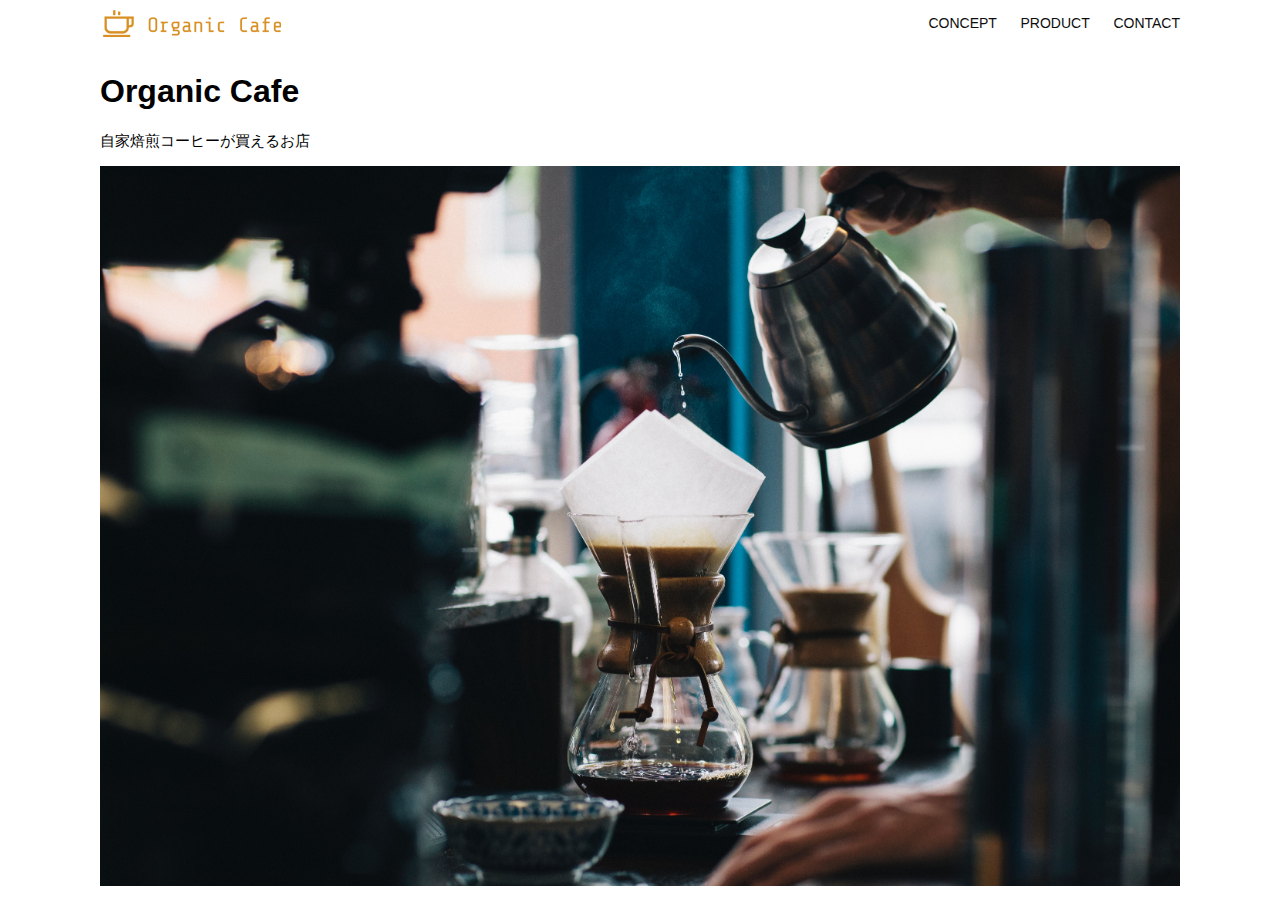
<file: html-css-kadai_013/index.html>
<!DOCTYPE html>
<html>
  <head>
    <title>Organic Cafe</title>
    <meta charset="UTF-8" />
    <meta
      name="description"
      content="自家焙煎のコーヒーがお家で楽しめるOrganic Cafe"
    />
    <meta name="viewport" content="width=device-width, initial-scale=1.0" />
    <link rel="stylesheet" href="style.css" />
  </head>
  <body>
    <!-- ヘッダー -->
    <header>
      <!-- ロゴ -->
      <a href="index.html" id="logo"
        ><img src="images/logo.png" alt="トップページに戻る"
      /></a>

      <!-- PC用ナビゲーション -->
      <nav id="nav-pc">
        <a href="index.html#concept">CONCEPT</a>
        <a href="index.html#product">PRODUCT</a>
        <a href="index.html#contact">CONTACT</a>
      </nav>

      <!-- スマホ用メニューボタン -->
       <img id="menu-sp" src="images/button-menu.png" alt="ナビゲーションを開く" onclick="document.getElementById('nav-sp').style.display = 'block'">

      <!-- スマホ用ナビゲーション -->
       <nav id="nav-sp">
        <img id="close" src="images/button-close.png" alt="ナビゲーションを閉じる" onclick="document.getElementById('nav-sp').style.display = 'none'">
        <a id="logo-sp" href="index.html" onclick="document.getElementById('nav-sp').style.display = 'none'">
          <img src="images/logo-sp.png" alt="トップページに戻る">
        </a>
        <a class="menu" href="index.html#concept" onclick="document.getElementById('nav-sp').style.display = 'none'">CONCEPT</a>
        <a class="menu" href="index.html#product" onclick="document.getElementById('nav-sp').style.display = 'none'">PRODUCT</a>
        <a class="menu" href="index.html#contact" onclick="document.getElementById('nav-sp').style.display = 'none'">CONTACT</a>
       </nav>
    </header>
    <main>
      <article>
        <!-- メインビジュアル -->
        <section id="main-visual">
          <div id="main-message">
            <h1>Organic Cafe</h1>
            <p>自家焙煎コーヒーが買えるお店</p>
          </div>
          <img
            src="images/main-image.jpg"
            alt="コーヒーをハンドドリップで淹れる画像"
          />
        </section>
      </article>
    </main>
  </body>
</html>
</file>
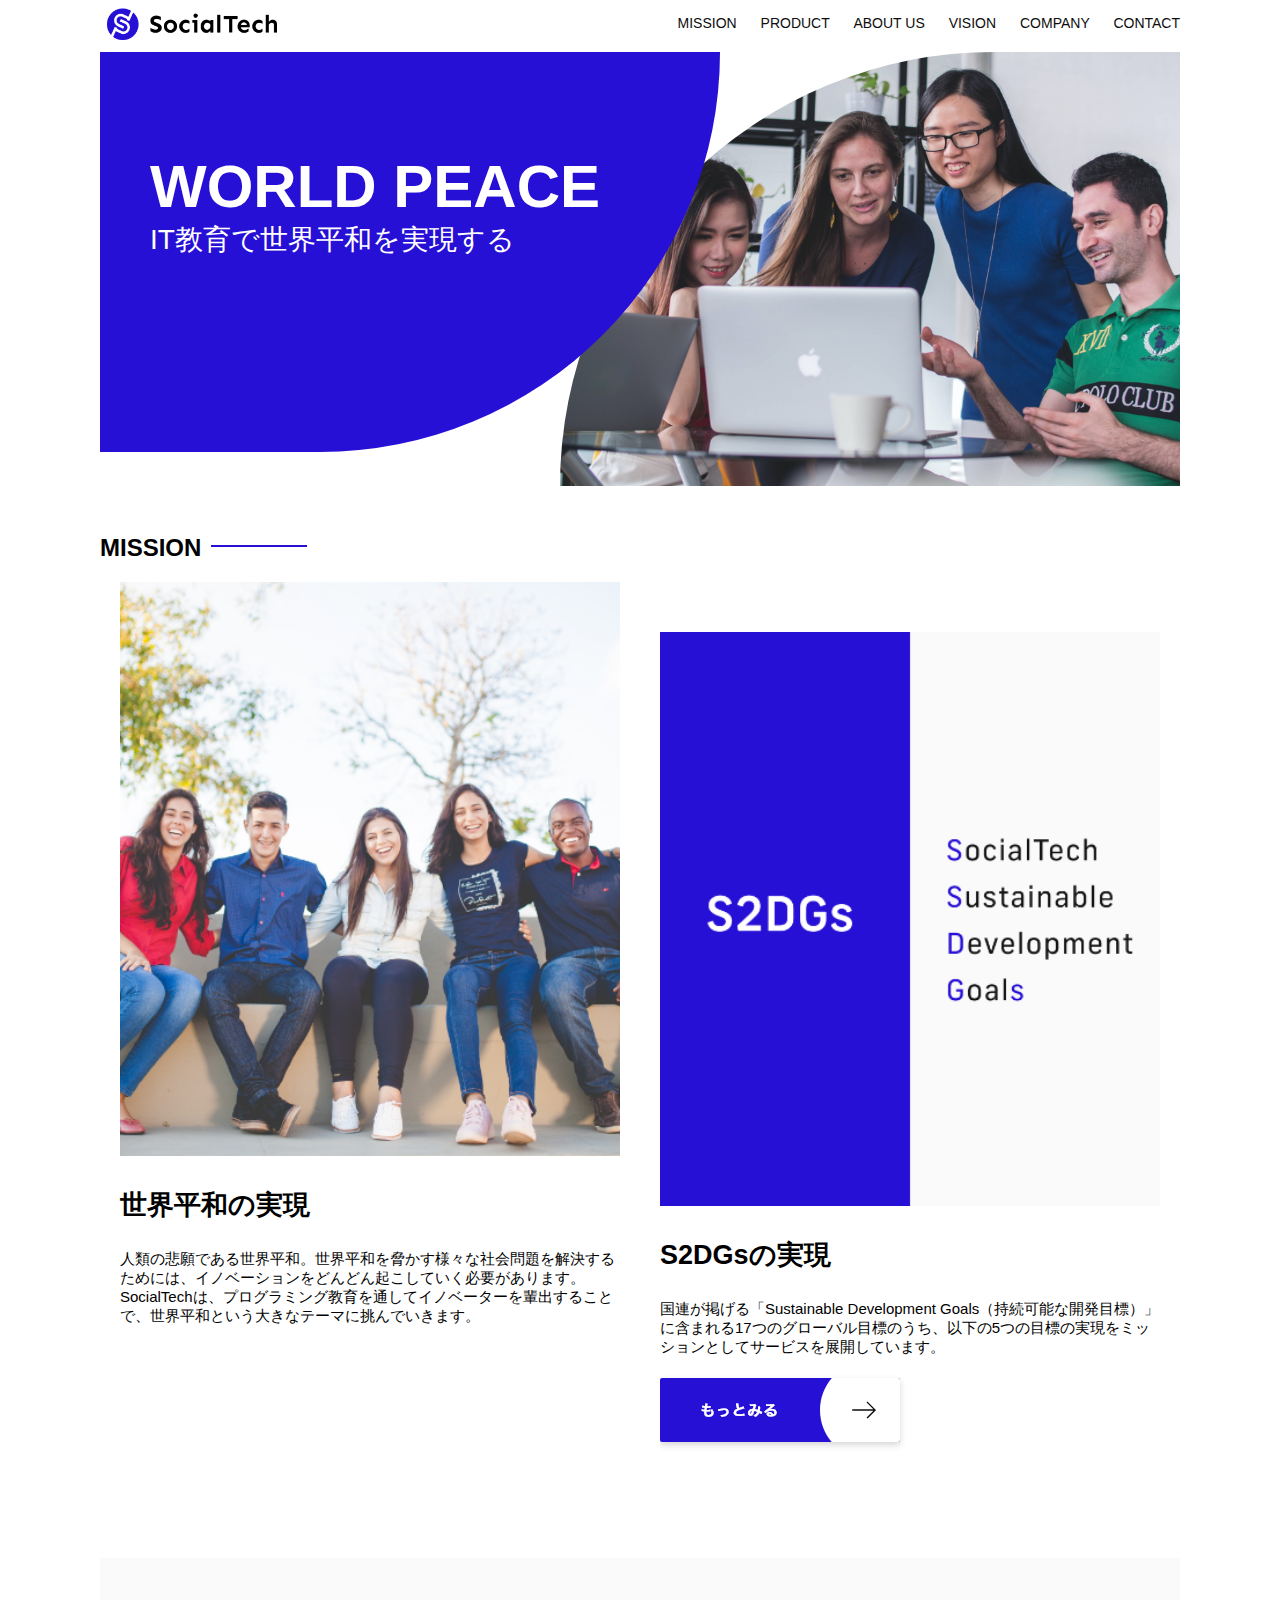
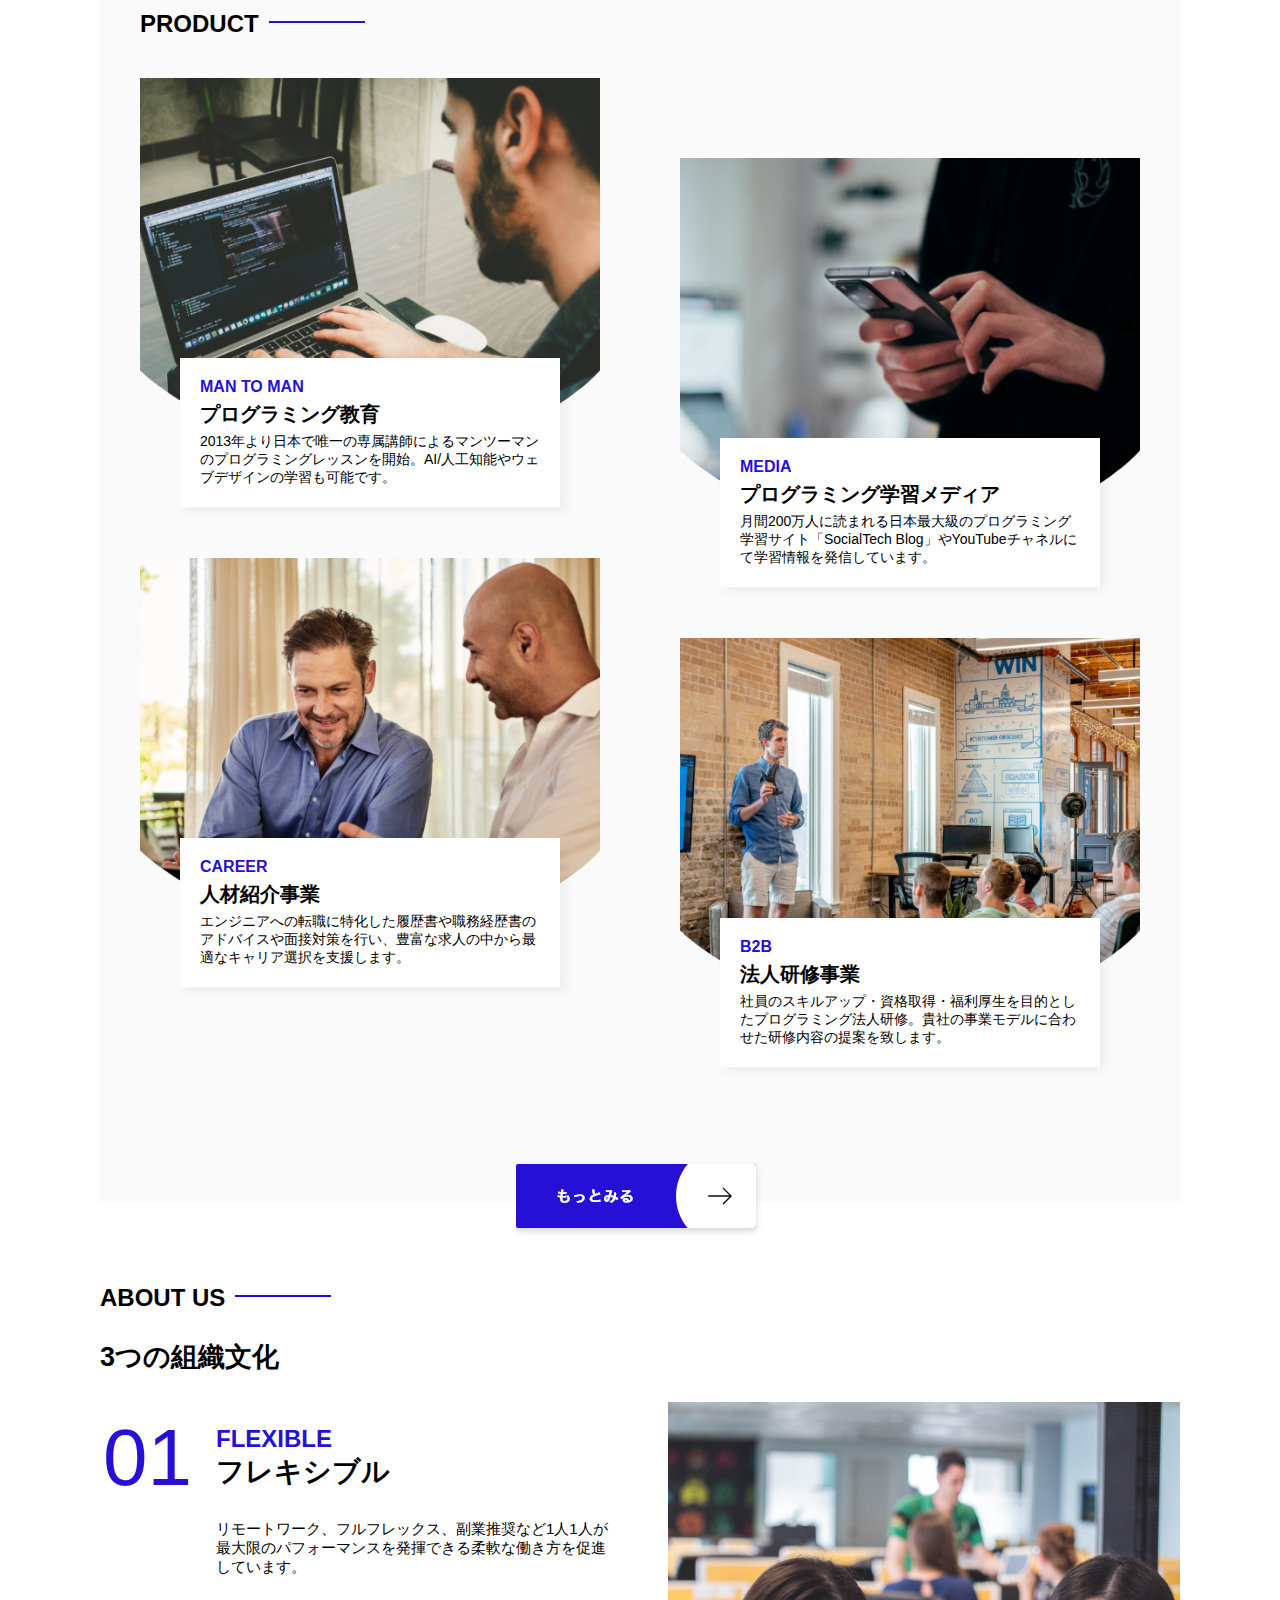
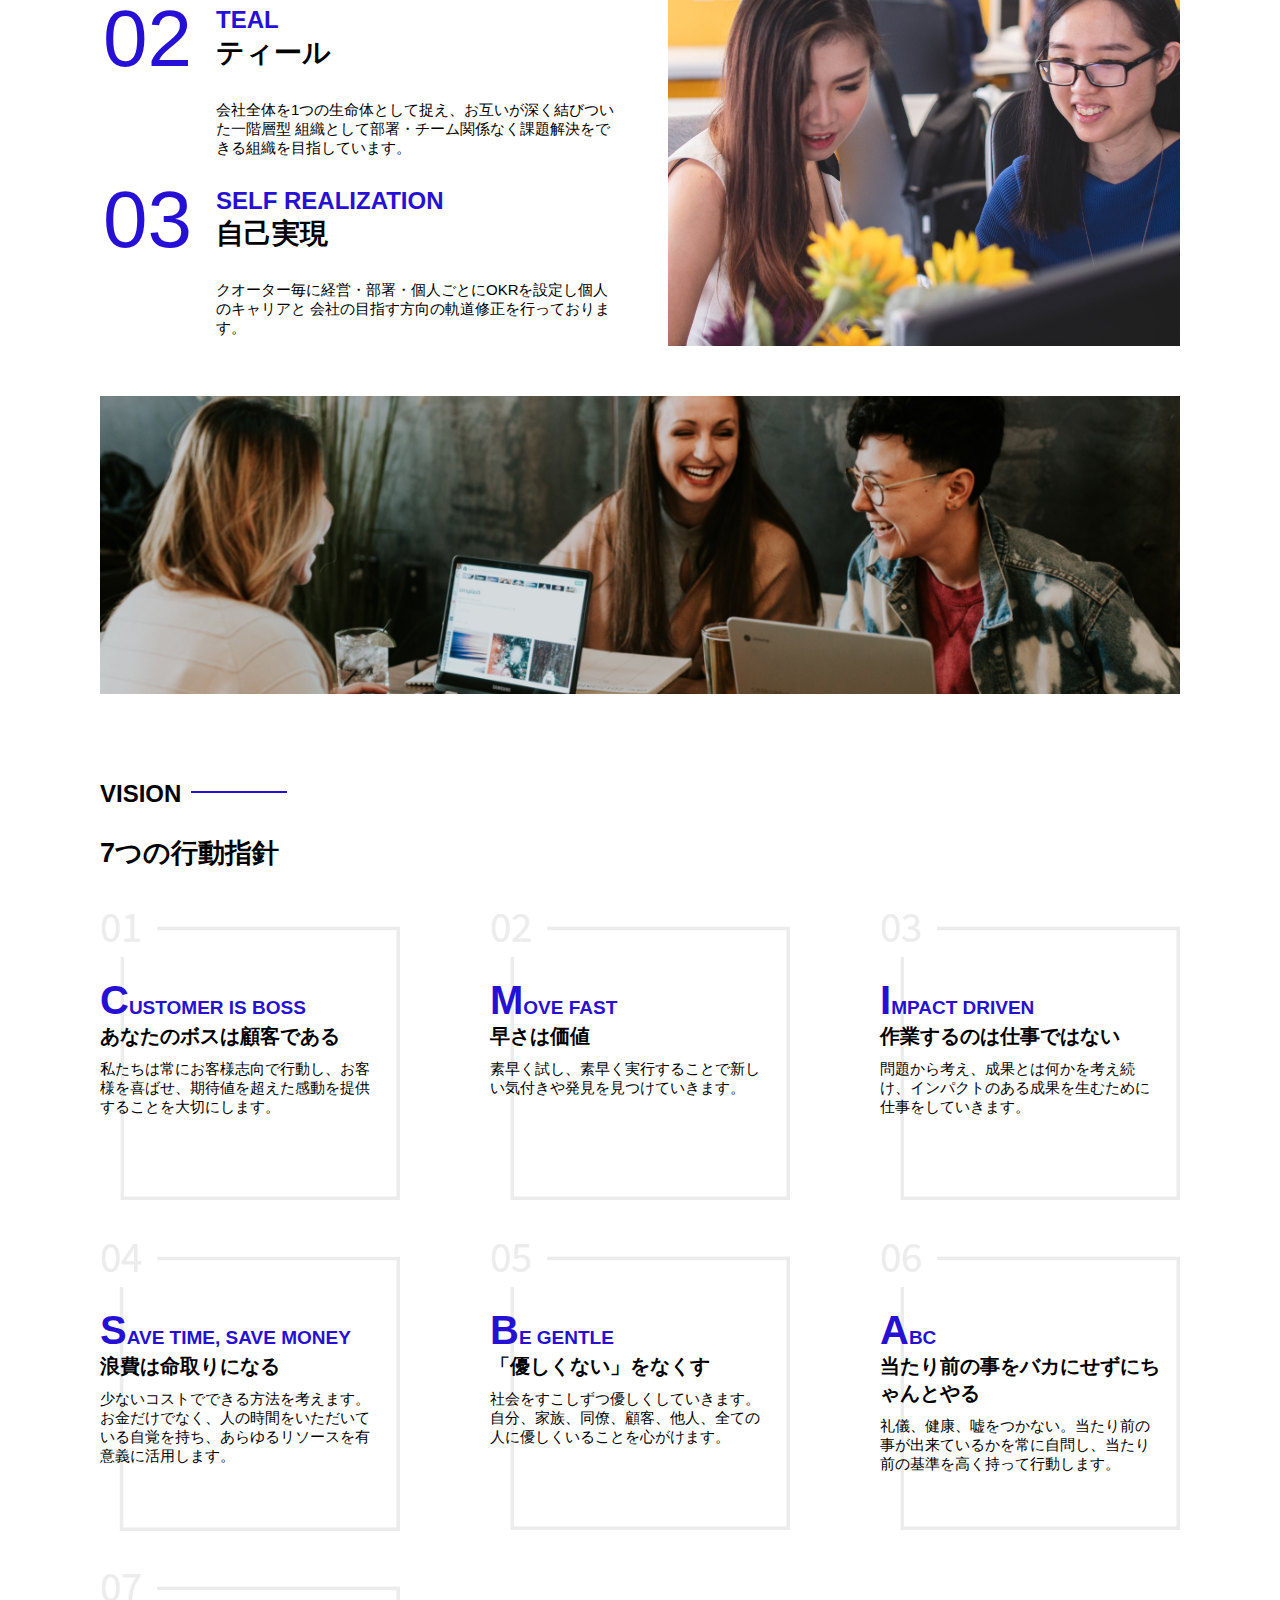
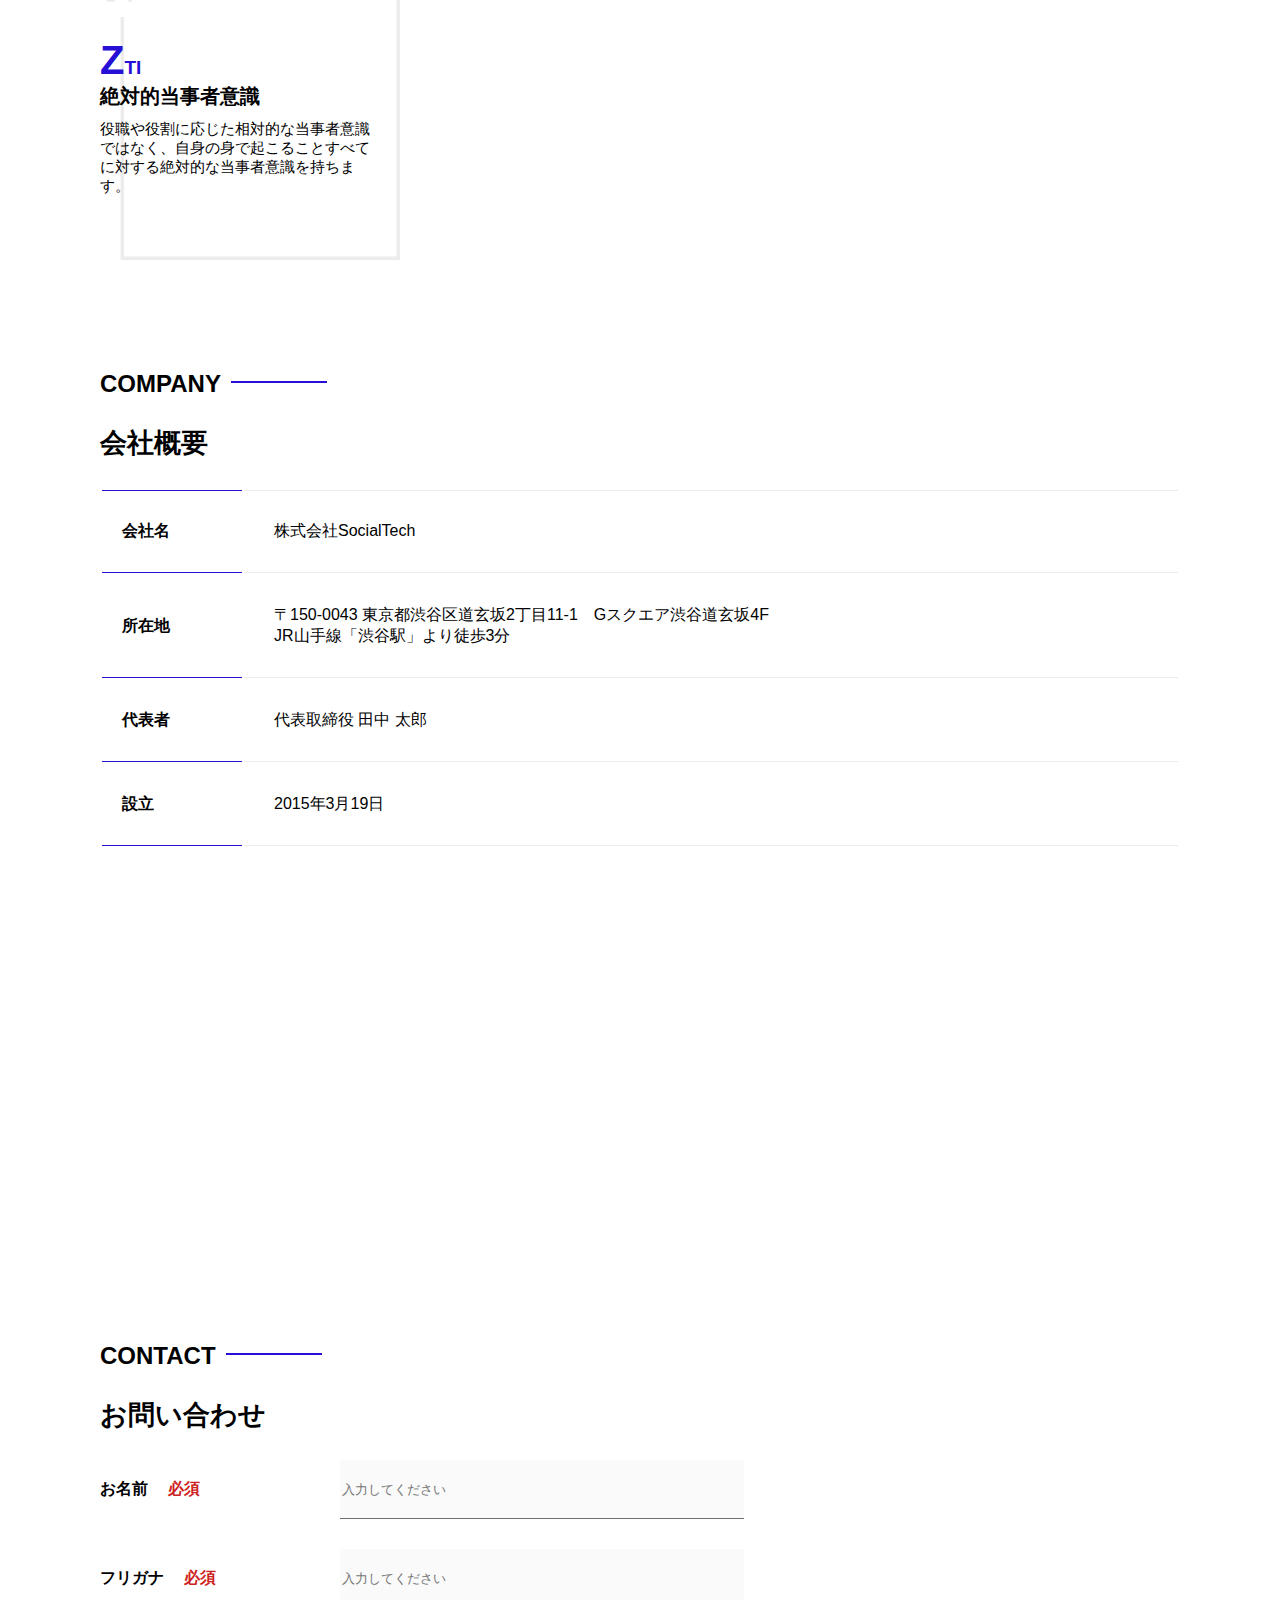
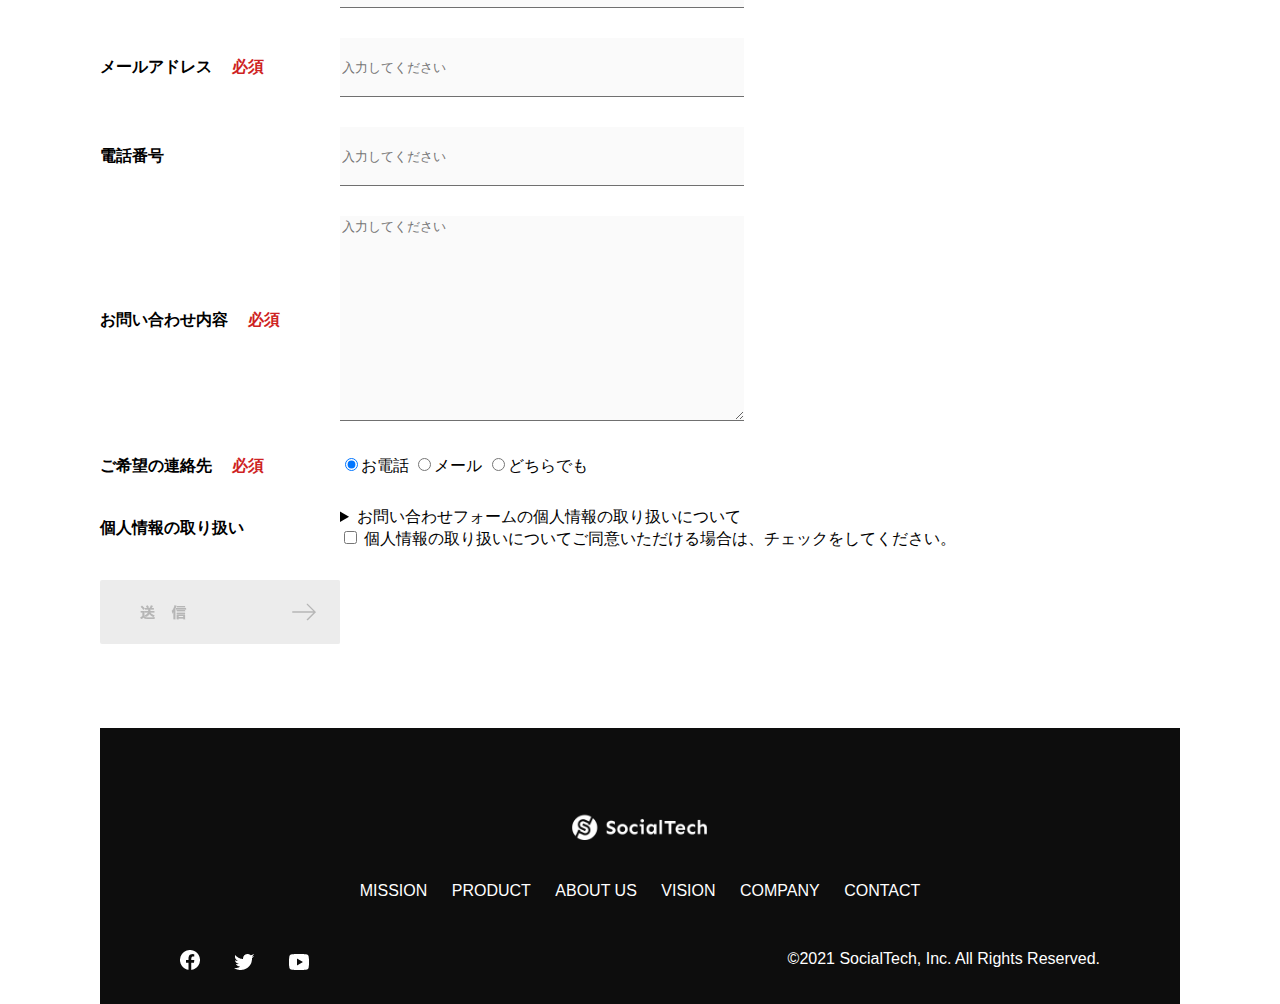
<file: kadai_tutorial_output/index.html>
<!DOCTYPE html>
<html>
    <head>
        <title>SocialTech</title>
        <meta charset="utf-8">
        <meta name="description" content="SocialTechはEdTech業界のリーディングカンパニーを目指します。">
        <meta name="viewport" content="width=device-width, initial-scale=1.0">
        <link rel="stylesheet" href="style.css">
    </head>
    <body>
        <!-- ヘッダー -->
         <header>
            <!-- ロゴ -->
             <a href="index.html" id="logo"><img src="images/logo.png" alt="トップページに戻る"></a>

             <!-- PC用ナビゲーション -->
              <nav id="nav-pc">
                <a href="mission.html">MISSION</a>
                <a href="product.html">PRODUCT</a>
                <a href="index.html#aboutus">ABOUT US</a>
                <a href="index.html#vision">VISION</a>
                <a href="index.html#company">COMPANY</a>
                <a href="index.html#contact">CONTACT</a>
              </nav>
               <!-- スマホ用メニューボタン -->
                <img id="menu-sp" src="images/button-menu.png" alt="ナビゲーションを開く" onclick="document.getElementById('nav-sp').style.display = 'block'">

              <!-- スマホ用ナビゲーション -->
               <nav id="nav-sp">
                    <img id="close" src="images/button-close.png" alt="ナビゲーションを閉じる" onclick="document.getElementById('nav-sp').style.display = 'none'">
                    <a id="logo-sp" href="index.html" onclick="document.getElementById('nav-sp').style.display = 'none'"><img
                        src="images/logo-sp.png" alt="トップページに戻る"></a>
                    <a class="menu" href="mission.html" onclick="document.getElementById('nav-sp').style.display = 'none'">MISSION</a>
                    <a class="menu" href="product.html" onclick="document.getElementById('nav-sp').style.display = 'none'">PRODUCT</a>
                    <a class="menu" href="index.html#aboutus" onclick="document.getElementById('nav-sp').style.display = 'none'">ABOUT 
                        US</a>
                    <a class="menu" href="index.html#vision"
                        onclick="document.getElementById('nav-sp').style.display = 'none'">VISION</a>
                    <a class="menu" href="index.html#company"
                        onclick="document.getElementById('nav-sp').style.display = 'none'">COMPANY</a>
                    <a class="menu" href="index.html#contact"
                        onclick="document.getElementById('nav-sp').style.display = 'none'">CONTACT</a>
                    <div id="sns">
                        <a href="https://www.facebook.com/sejuku2013"><img src="images/button-facebook.png" alt="Facebookのリンク"></a>
                        <a href="https://twitter.com/samuraijuku"><img src="images/button-twitter.png" alt="Twitterのリンク"></a>
                        <a href="https://www.youtube.com/channel/UCCFOQO5aDK0xXam4cUQXT8g"><img src="images/button-youtube.png" alt="YouTubeのリンク"></a>
                    </div>
               </nav>
         </header>
         <main>
            <article>
                <!-- メインビジュアル -->
                 <section id="main-visual">
                    <div id="main-message">
                        <h1>WORLD PEACE</h1>
                        <p>IT教育で世界平和を実現する</p>
                    </div>
                    <img src="images/index/index-main.png" alt="PCの周りに集まる多国籍の仲間たち">
                 </section>
                 <!-- ミッション -->
                <section id="mission">
                    <h2 class="index-h2">MISSION</h2>
                    <div id="mission-flex">
                        <div>
                            <img id="mission-photo" src="images/index/index-mission.png" alt="屋外のベンチで写真を撮影する多国籍の仲間たち">
                            <h3>世界平和の実現</h3>
                            <p>
                                人類の悲願である世界平和。世界平和を脅かす様々な社会問題を解決するためには、イノベーションをどんどん起こしていく必要があります。SocialTechは、プログラミング教育を通してイノベーターを輩出することで、世界平和という大きなテーマに挑んでいきます。
                            </p>
                        </div>
                        <div>
                            <img id="s2dgs" src="images/index/s2dgs.png" alt="S2DGs">
                            <h3>S2DGsの実現</h3>
                            <p>国連が掲げる「Sustainable Development Goals（持続可能な開発目標）」に含まれる17つのグローバル目標のうち、以下の5つの目標の実現をミッションとしてサービスを展開しています。</p>
                            <a href="mission.html">
                                <img src="images/button-more.png" alt="もっとみる">
                            </a>
                        </div>
                    </div>
                </section>
                <!-- プロダクト -->
                 <section id="product">
                    <h2 class="index-h2">PRODUCT</h2>
                    <div>
                        <div id="product-left">
                            <div>
                                <img class="product-photo" src="images/index/index-mantoman.png" alt="PCでコードを書く男性">
                                <div class="product-explain">
                                    <span>MAN TO MAN</span>
                                    <h3>プログラミング教育</h3>
                                    <p>2013年より日本で唯一の専属講師によるマンツーマンのプログラミングレッスンを開始。AI/人工知能やウェブデザインの学習も可能です。</p>
                                </div>
                            </div>
                            <div>
                                <img class="product-photo" src="images/index/index-career.png" alt="笑顔で話し合う2人の男性">
                                <div class="product-explain">
                                    <span>CAREER</span>
                                    <h3>人材紹介事業</h3>
                                    <p>エンジニアへの転職に特化した履歴書や職務経歴書のアドバイスや面接対策を行い、豊富な求人の中から最適なキャリア選択を支援します。</p>
                                </div>
                            </div>
                        </div>
                        <div id="product-right">
                            <div>
                                <img class="product-photo" src="images/index/index-media.png" alt="スマートフォンを操作する人">
                                <div class="product-explain">
                                    <span>MEDIA</span>
                                    <h3>プログラミング学習メディア</h3>
                                    <p>月間200万人に読まれる日本最大級のプログラミング学習サイト「SocialTech Blog」やYouTubeチャネルにて学習情報を発信しています。</p>
                                </div>
                            </div>
                            <div>
                                <img class="product-photo" src="images/index/index-b2b.png" alt="講演中の男性とそれを聴く人々">
                                <div class="product-explain">
                                    <span>B2B</span>
                                    <h3>法人研修事業</h3>
                                    <p>社員のスキルアップ・資格取得・福利厚生を目的としたプログラミング法人研修。貴社の事業モデルに合わせた研修内容の提案を致します。</p>
                                </div>
                            </div>
                        </div>
                    </div>
                    <div>
                        <a id="product-more" href="product.html">
                            <img src="images/button-more.png" alt="もっとみる">
                        </a>
                    </div>
                 </section>
                     <!-- ABOUT US -->
                    <section id="aboutus">
                        <h2 class="index-h2">ABOUT US</h2>
                        <h3>3つの組織文化</h3>
                        <div>
                            <table class="culture-table">
                                <tr>
                                    <td>
                                        <span class="culture-num">01</span>
                                    </td>
                                    <td>
                                        <span class="culture-en">FLEXIBLE</span>
                                        <span class="culture-jp">フレキシブル</span>
                                    </td>
                                </tr>
                                <tr>
                                    <td>
                                        <!-- 空のセル -->
                                    </td>
                                    <td>
                                        <p class="culture-description">
                                            リモートワーク、フルフレックス、副業推奨など1人1人が最大限のパフォーマンスを発揮できる柔軟な働き方を促進しています。
                                        </p>
                                    </td>
                                </tr>
                                <tr>
                                    <td>
                                        <span class="culture-num">02</span>
                                    </td>
                                    <td>
                                        <span class="culture-en">TEAL</span>
                                        <span class="culture-jp">ティール</span>
                                    </td>
                                </tr>
                                <tr>
                                    <td>
                                        <!-- 空のセル -->
                                    </td>
                                    <td>
                                        <p class="culture-description">
                                            会社全体を1つの生命体として捉え、お互いが深く結びついた一階層型
                                            組織として部署・チーム関係なく課題解決をできる組織を目指しています。
                                        </p>
                                    </td>
                                </tr>
                                <tr>
                                    <td>
                                        <span class="culture-num">03</span>
                                    </td>
                                    <td>
                                        <span class="culture-en">SELF REALIZATION</span>
                                        <span class="culture-jp">自己実現</span>
                                    </td>
                                </tr>
                                <tr>
                                    <td>
                                        <!-- 空のセル -->
                                    </td>
                                    <td>
                                        <p class="culture-description">
                                            クオーター毎に経営・部署・個人ごとにOKRを設定し個人のキャリアと
                                            会社の目指す方向の軌道修正を行っております。
                                        </p>
                                    </td>
                                </tr>
                            </table>
                            <img class="culture-img" src="images/index/index-aboutus1.png" alt="笑顔で話し合う2人の女性">
                        </div>
                        <img class="culture-img2" src="images/index/index-aboutus2.png" alt="笑顔で話し合う3人の男女">
                    </section>
                    <!-- VISION -->
                     <section id="vision">
                        <h2 class="index-h2">VISION</h2>
                        <h3>7つの行動指針</h3>
                        <div>
                            <div class="vision-box">
                                <img src="images/index/vision-01.png" alt="01">
                                <span>
                                    <h4>CUSTOMER IS BOSS</h4>
                                    <h5>あなたのボスは顧客である</h5>
                                    <p>私たちは常にお客様志向で行動し、お客様を喜ばせ、期待値を超えた感動を提供することを大切にします。</p>
                                </span>
                            </div>
                            <div class="vision-box">
                                <img src="images/index/vision-02.png" alt="02">
                                <span>
                                    <h4>MOVE FAST</h4>
                                    <h5>早さは価値</h5>
                                    <p>素早く試し、素早く実行することで新しい気付きや発見を見つけていきます。</p>
                                </span>
                            </div>
                            <div class="vision-box">
                                <img src="images/index/vision-03.png" alt="03">
                                <span>
                                    <h4>IMPACT DRIVEN</h4>
                                    <h5>作業するのは仕事ではない</h5>
                                    <p>問題から考え、成果とは何かを考え続け、インパクトのある成果を生むために仕事をしていきます。</p>
                                </span>
                            </div>
                            <div class="vision-box">
                                <img src="images/index/vision-04.png" alt="04">
                                <span>
                                    <h4>SAVE TIME, SAVE MONEY</h4>
                                    <h5>浪費は命取りになる</h5>
                                    <p>少ないコストでできる方法を考えます。お金だけでなく、人の時間をいただいている自覚を持ち、あらゆるリソースを有意義に活用します。</p>
                                </span>
                            </div>
                            <div class="vision-box">
                                <img src="images/index/vision-05.png" alt="05">
                                <span>
                                    <h4>BE GENTLE</h4>
                                    <h5>「優しくない」をなくす</h5>
                                    <p>社会をすこしずつ優しくしていきます。自分、家族、同僚、顧客、他人、全ての人に優しくいることを心がけます。</p>
                                </span>
                            </div>
                            <div class="vision-box">
                                <img src="images/index/vision-06.png" alt="06">
                                <span>
                                    <h4>ABC</h4>
                                    <h5>当たり前の事をバカにせずにちゃんとやる</h5>
                                    <p>礼儀、健康、嘘をつかない。当たり前の事が出来ているかを常に自問し、当たり前の基準を高く持って行動します。</p>
                                </span>
                            </div>
                            <div class="vision-box">
                                <img src="images/index/vision-07.png" alt="07">
                                <span>
                                    <h4>ZTI</h4>
                                    <h5>絶対的当事者意識</h5>
                                    <p>役職や役割に応じた相対的な当事者意識ではなく、自身の身で起こることすべてに対する絶対的な当事者意識を持ちます。</p>
                                </span>
                            </div>
                        </div>
                     </section>
                     <!-- COMPANY -->
                      <section id="company">
                        <h2 class="index-h2">COMPANY</h2>
                        <h3>会社概要</h3>
                        <table id="company-table">
                            <tr>
                                <th class="tableheader-first">会社名</th>
                                <td class="cell-first">株式会社SocialTech</td>
                            </tr>
                            <tr>
                                <th class="tableheader">所在地</th>
                                <td class="cell">〒150-0043 東京都渋谷区道玄坂2丁目11-1　Gスクエア渋谷道玄坂4F<br>JR山手線「渋谷駅」より徒歩3分</td>
                            </tr>
                            <tr>
                                <th class="tableheader">代表者</th>
                                <td class="cell">代表取締役 田中 太郎</td>
                            </tr>
                            <tr>
                                <th class="tableheader">設立</th>
                                <td class="cell">2015年3月19日</td>
                            </tr>
                        </table>
                        <iframe
                        src="https://www.google.com/maps/embed?pb=!1m18!1m12!1m3!1d3241.7721970917696!2d139.69604329999999!3d35.6579838!2m3!1f0!2f0!3f0!3m2!1i1024!2i768!4f13.1!3m3!1m2!1s0x60188caa00761ef7%3A0xca365495c8ced290!2z44CSMTUwLTAwNDMg5p2x5Lqs6YO95riL6LC35Yy66YGT546E5Z2C77yS5LiB55uu77yR77yRIEpNRuODk-ODq-a4i-iwtzAz!5e0!3m2!1sja!2sjp!4v1718726807921!5m2!1sja!2sjp"
                        style="border:0;" allowfullscreen="" loading="lazy">
                        </iframe>
                      </section>
                      <!-- お問い合わせフォーム -->
                       <section id="contact">
                        <h2 class="index-h2" >CONTACT</h2>
                        <h3>お問い合わせ</h3>
                        <!-- STATIC FORMSのフォームタグ -->
                        <form action="https://api.staticforms.xyz/submit" method="post">
                            <input type="text" name="honeypot" style="display:none">
                            <!-- STATIC FORMSのアクセスキー -->
                            <input type="hidden" name="accessKey" value="549ea6ee-bde6-4167-8ddf-ad9690badec9">
                            <!-- メールのタイトル -->
                            <input type="hidden" name="subject" value="お問い合わせフォーム">
                            <!-- 送信先のメールアドレスをvalueに設定する -->
                            <input type="hidden" name="replyTo" value="c.ugumori@restengineering.jp">
                            <!-- redirectToのURLは公開後のURLへリンクする -->
                            <input type="hidden" name="redirectTo" value="">
                            <div>
                                <div class="contact-heading">
                                    <label class="contact-label">お名前<span class="contact-span">必須</span></label>
                                </div>
                                <div>
                                    <input type="text" name="name" placeholder="入力してください" class="contact-textbox">
                                </div>
                            </div>
                            <div>
                                <div class="contact-heading">
                                    <label class="contact-label">フリガナ<span class="contact-span">必須</span></label>
                                </div>
                                <div>
                                    <input type="text" name="hurigana" placeholder="入力してください" class="contact-textbox">
                                </div>
                            </div>
                            <div>
                                <div class="contact-heading">
                                    <label class="contact-label">メールアドレス<span class="contact-span">必須</span></label>
                                </div>
                                <div>
                                    <input type="text" name="email" placeholder="入力してください" class="contact-textbox">
                                </div>
                            </div>
                            <div>
                                <div class="contact-heading">
                                    <label class="contact-label">電話番号</label>
                                </div>
                                <div>
                                    <input type="text" name="tel" placeholder="入力してください" class="contact-textbox">
                                </div>
                            </div>
                            <div>
                                <div class="contact-heading">
                                    <label class="contact-label">お問い合わせ内容<span class="contact-span">必須</span></label>
                                </div>
                                <div>
                                    <textarea class="contact-textarea" placeholder="入力してください" name="message"></textarea>
                                </div>
                            </div>
                            <div>
                                <div class="contact-heading">
                                    <label class="contact-label">ご希望の連絡先<span class="contact-span">必須</span></label>
                                </div>
                                <div>
                                    <input class="radiobutton" type="radio" value="tel" name="contact" checked><label>お電話</label>
                                    <input class="radiobutton" type="radio" value="mail" name="contact"><label>メール</label>
                                    <input class="radiobutton" type="radio" value="both" name="contact"><label>どちらでも</label>
                                </div>
                            </div>
                            <div>
                                <div class="contact-heading">
                                    <label class="contact-label">個人情報の取り扱い</label>
                                </div>
                                <div>
                                    <details>
                                        <summary>お問い合わせフォームの個人情報の取り扱いについて</summary>
                                        <div>
                                            <span>１．組織の名称又は氏名</span><br>
                                            株式会社SocialTech<br><br>
                                            <span>２．個人情報保護管理者（若しくはその代理人）の氏名又は職名、所属及び連絡先
                                                鈴木 一郎 コーポレート部</span><br>
                                            メールアドレス：support@socialtech.net<br>
                                            TEL：03-xxxx-xxxx<br>
                                            <span>３．個人情報の利用目的</span><br>
                                            ・本サービス及び本サービスに関連する情報の提供又はそれらに関する連絡のため<br>
                                            ・ユーザーの本人確認のため<br>
                                            ・当社サービスのご案内のため<br>
                                            ・当社の商品等の広告または宣伝（電子メールによるものを含むものとします。）<br><br>
                                            <span>４．個人情報の取り扱い業務の委託</span><br>
                                            個人情報の取扱業務の全部または一部を外部に業務委託する場合があります。<br>
                                            その際、弊社は、個人情報を適切に保護できる管理体制を敷き実行していることを条件として<br>
                                            委託先を厳選したうえで、機密保持契約を委託先と締結し、お客様の個人情報を厳密に管理させます。<br><br>
                                            <span>５．個人情報の開示等の請求</span><br>
                                            お客様は、弊社に対してご自身の個人情報の開示等（利用目的の通知、開示、内容の訂正・追加・削除、利用の停止または消去、第三者への提供の停止）に関して、当社問合わせ窓口に申し出ることができます。<br>
                                            その際、弊社はお客様ご本人を確認させていただいたうえで、合理的な期間内に対応いたします。<br><br>
                                            なお、個人情報に関する弊社問合わせ先は、次の通りです。<br><br>
                                            株式会社SocialTech　個人情報問合せ窓口<br>
                                            〒150-0043　東京都渋谷区道玄坂2丁目11-1 Ｇスクエア渋谷道玄坂 4F<br>
                                            メールアドレス：support@socialtech.net　TEL：03-xxxx-xxxx<br><br>
                                            <span>６．個人情報を提供されることの任意性について</span><br><br>
                                            お客様がご自身の個人情報を弊社に提供されるか否かは、お客様のご判断によりますが、もしご提供されない場合には、適切なサービスが提供できない場合がありますので予めご了承ください。
                                        </div>
                                    </details>
                                    <input type="checkbox" name="agree">
                                    <span>個人情報の取り扱いについてご同意いただける場合は、チェックをしてください。</span>
                                </div>
                            </div>
                            <input type="image" src="images/button-submit.png" alt="送信する">
                        </form>
                       </section>
            </article>
            <footer>
                <div id="footer-logo">
                    <img src="images/logo-sp.png" alt="SocialTech">
                </div>
                <div id="footer-link">
                    <a href="mission.html">MISSION</a>
                    <a href="product.html">PRODUCT</a>
                    <a href="index.html#aboutus">ABOUT US</a>
                    <a href="index.html#vision">VISION</a>
                    <a href="index.html#company">COMPANY</a>
                    <a href="index.html#contact">CONTACT</a>
                </div>
                <div id="sns-footer">
                    <a href="https://www.facebook.com/sejuku2013"><img src="images/button-facebook.png" alt="Facebookのリンク"></a>
                    <a href="https://twitter.com/samuraijuku"><img src="images/button-twitter.png" alt="Twitterのリンク"></a>
                    <a href="https://www.youtube.com/channel/UCCFOQO5aDK0xXam4cUQXT8g"><img src="images/button-youtube.png" alt="YouTubeのリンク"></a>
                    <span id="copyright">&copy;2021 SocialTech, Inc. All Rights Reserved.</span>
                </div>
            </footer>
         </main>
    </body>
</html>
</file>
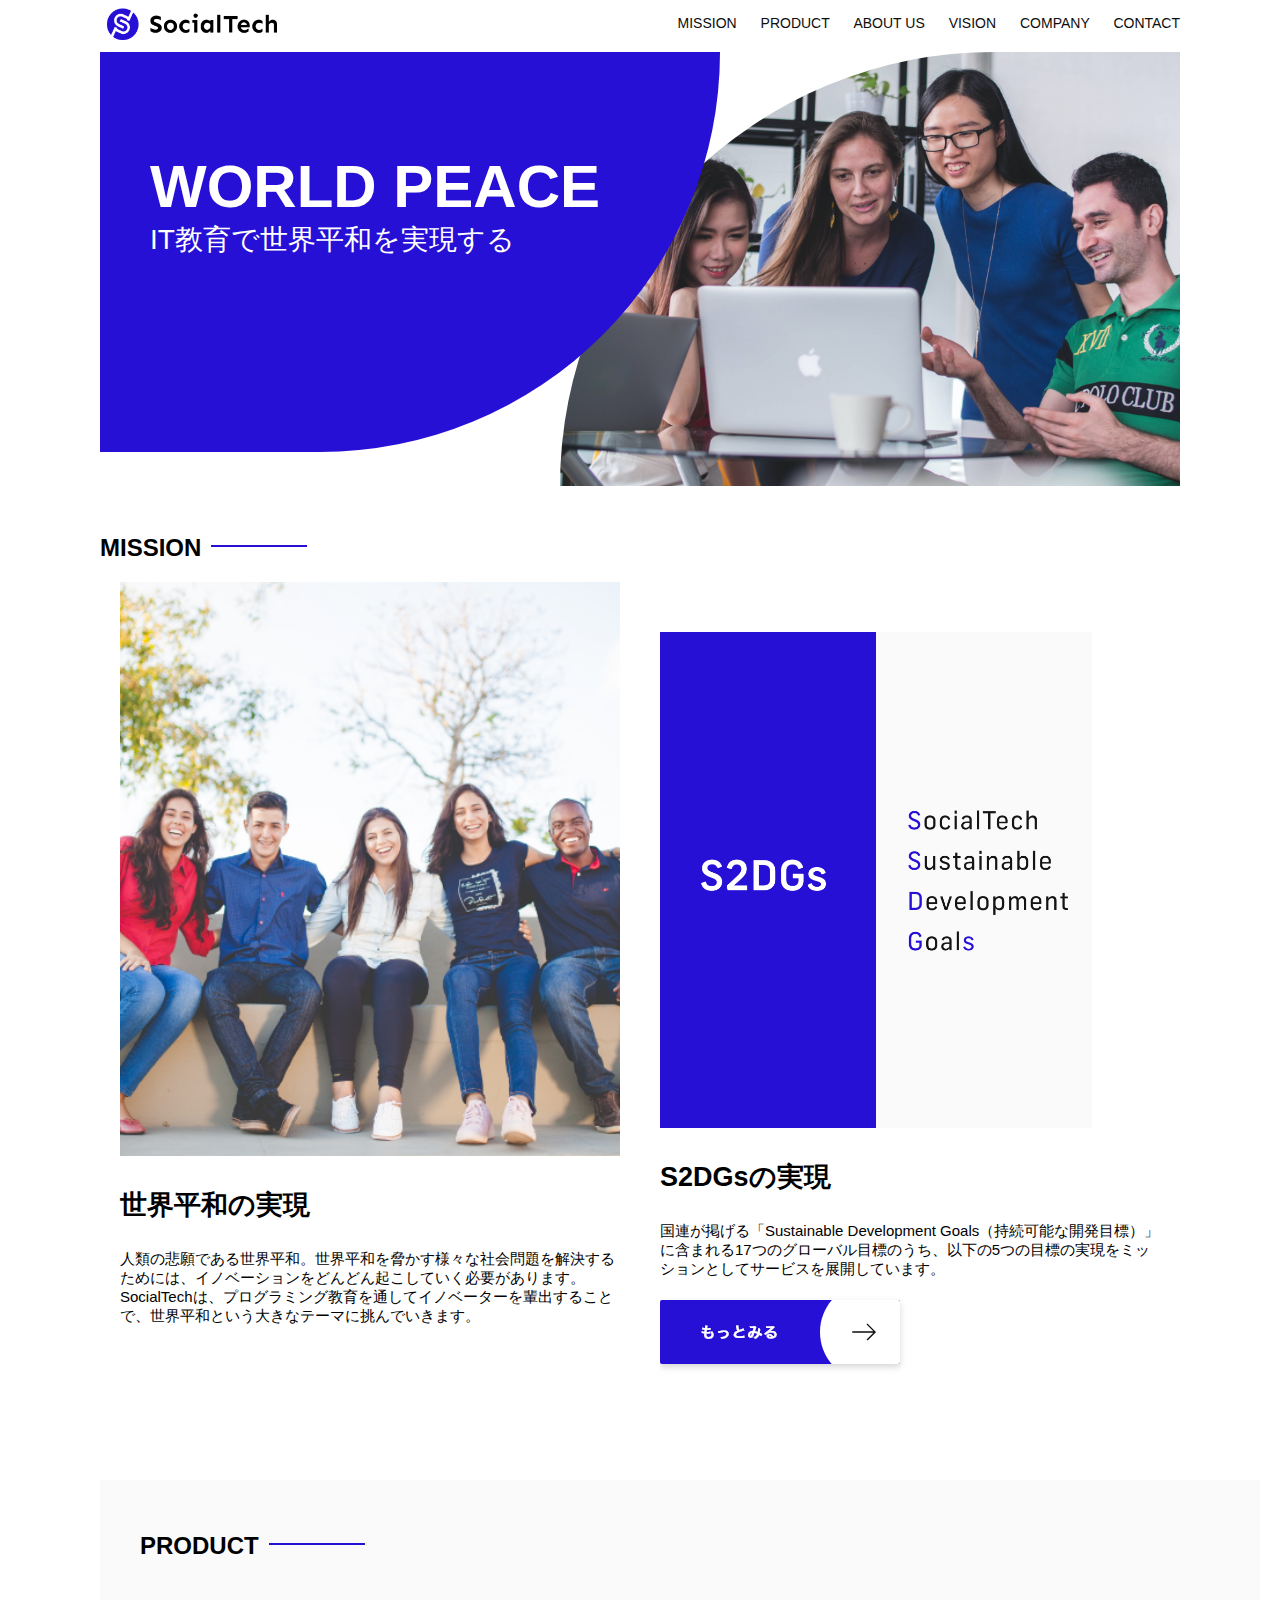
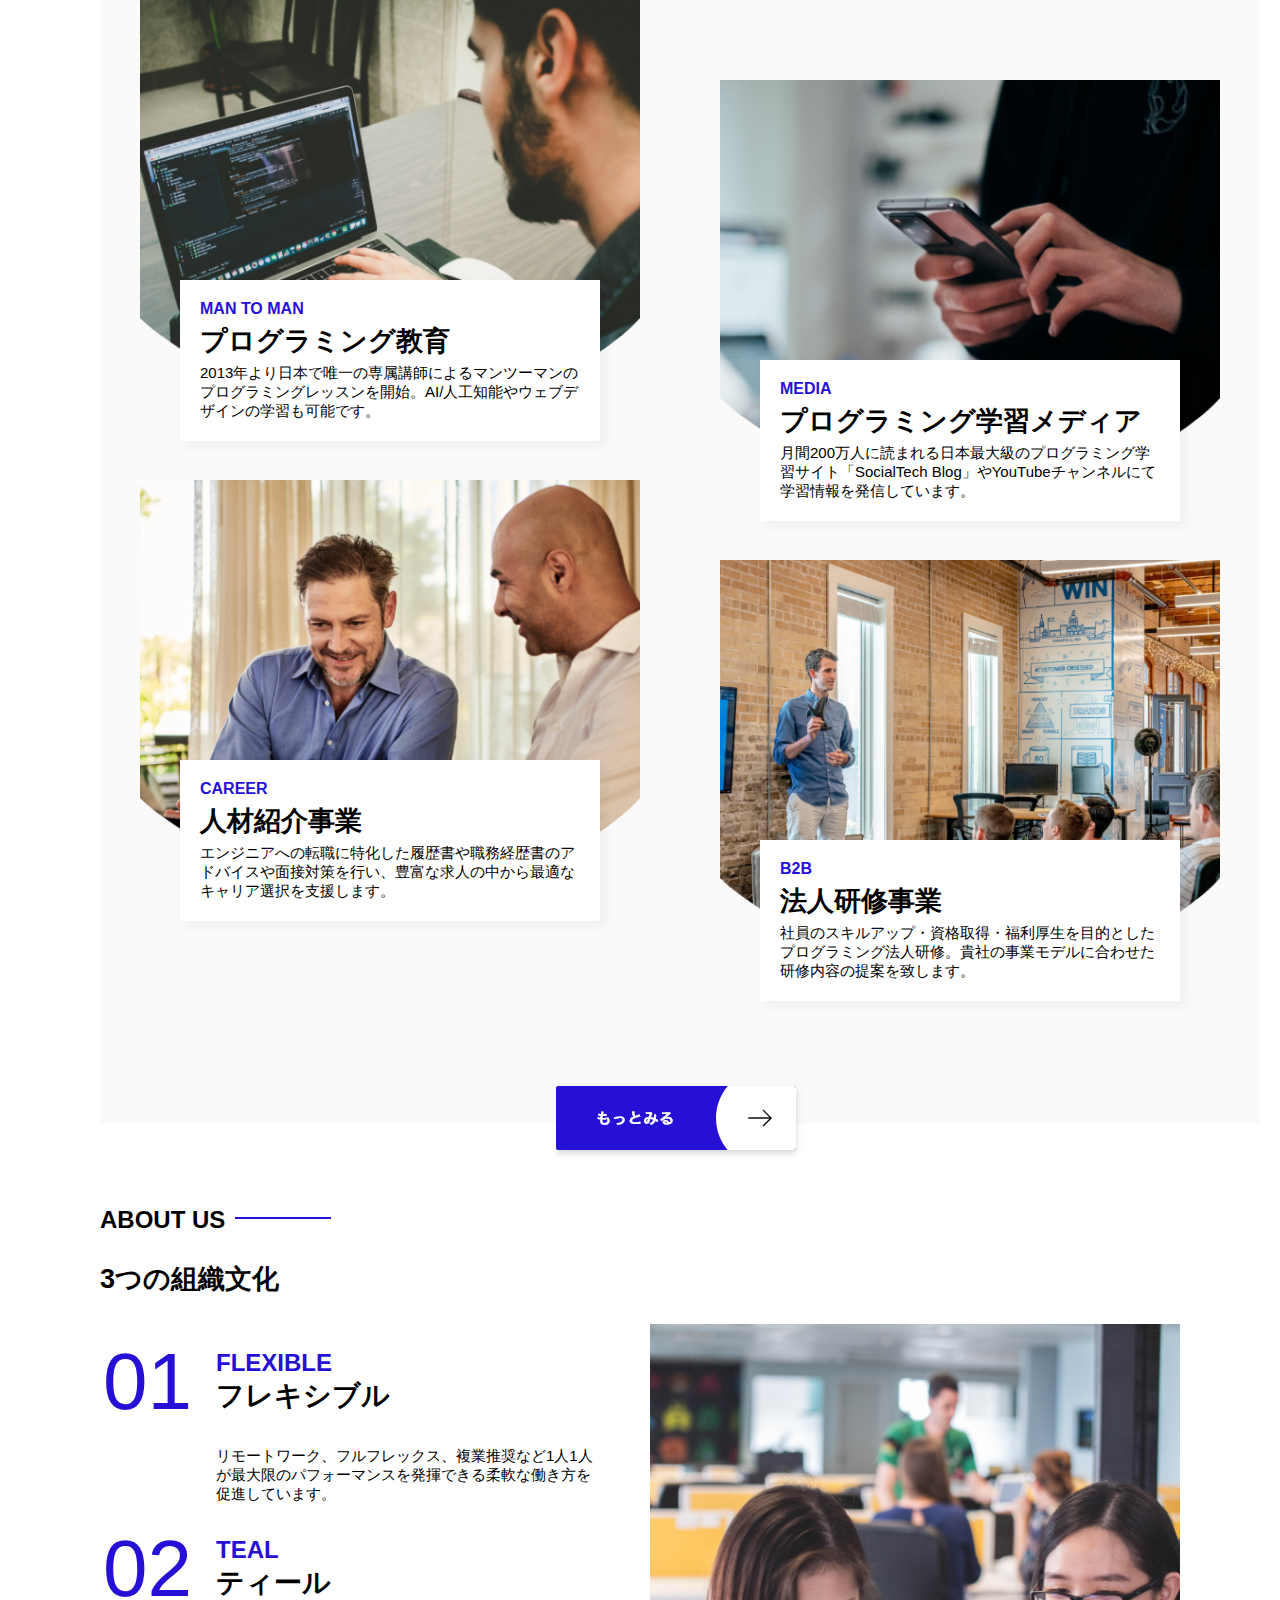
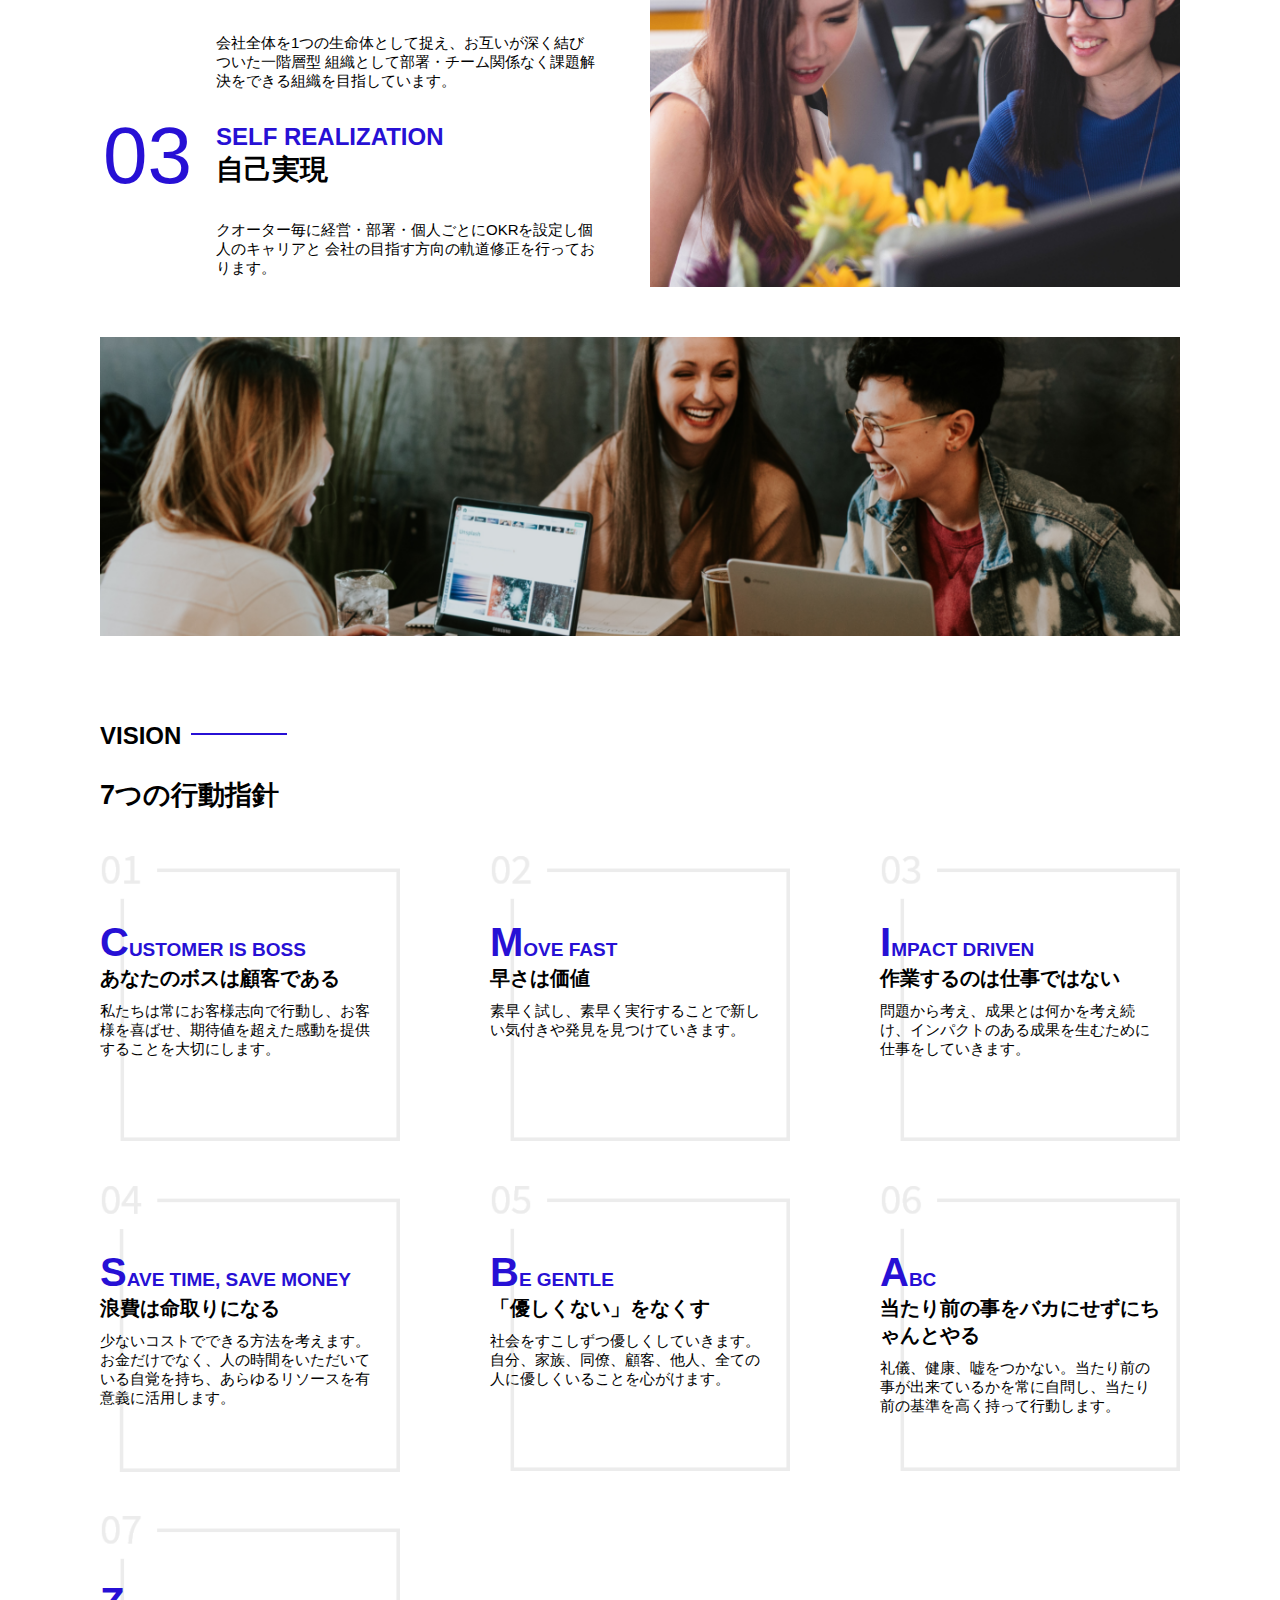
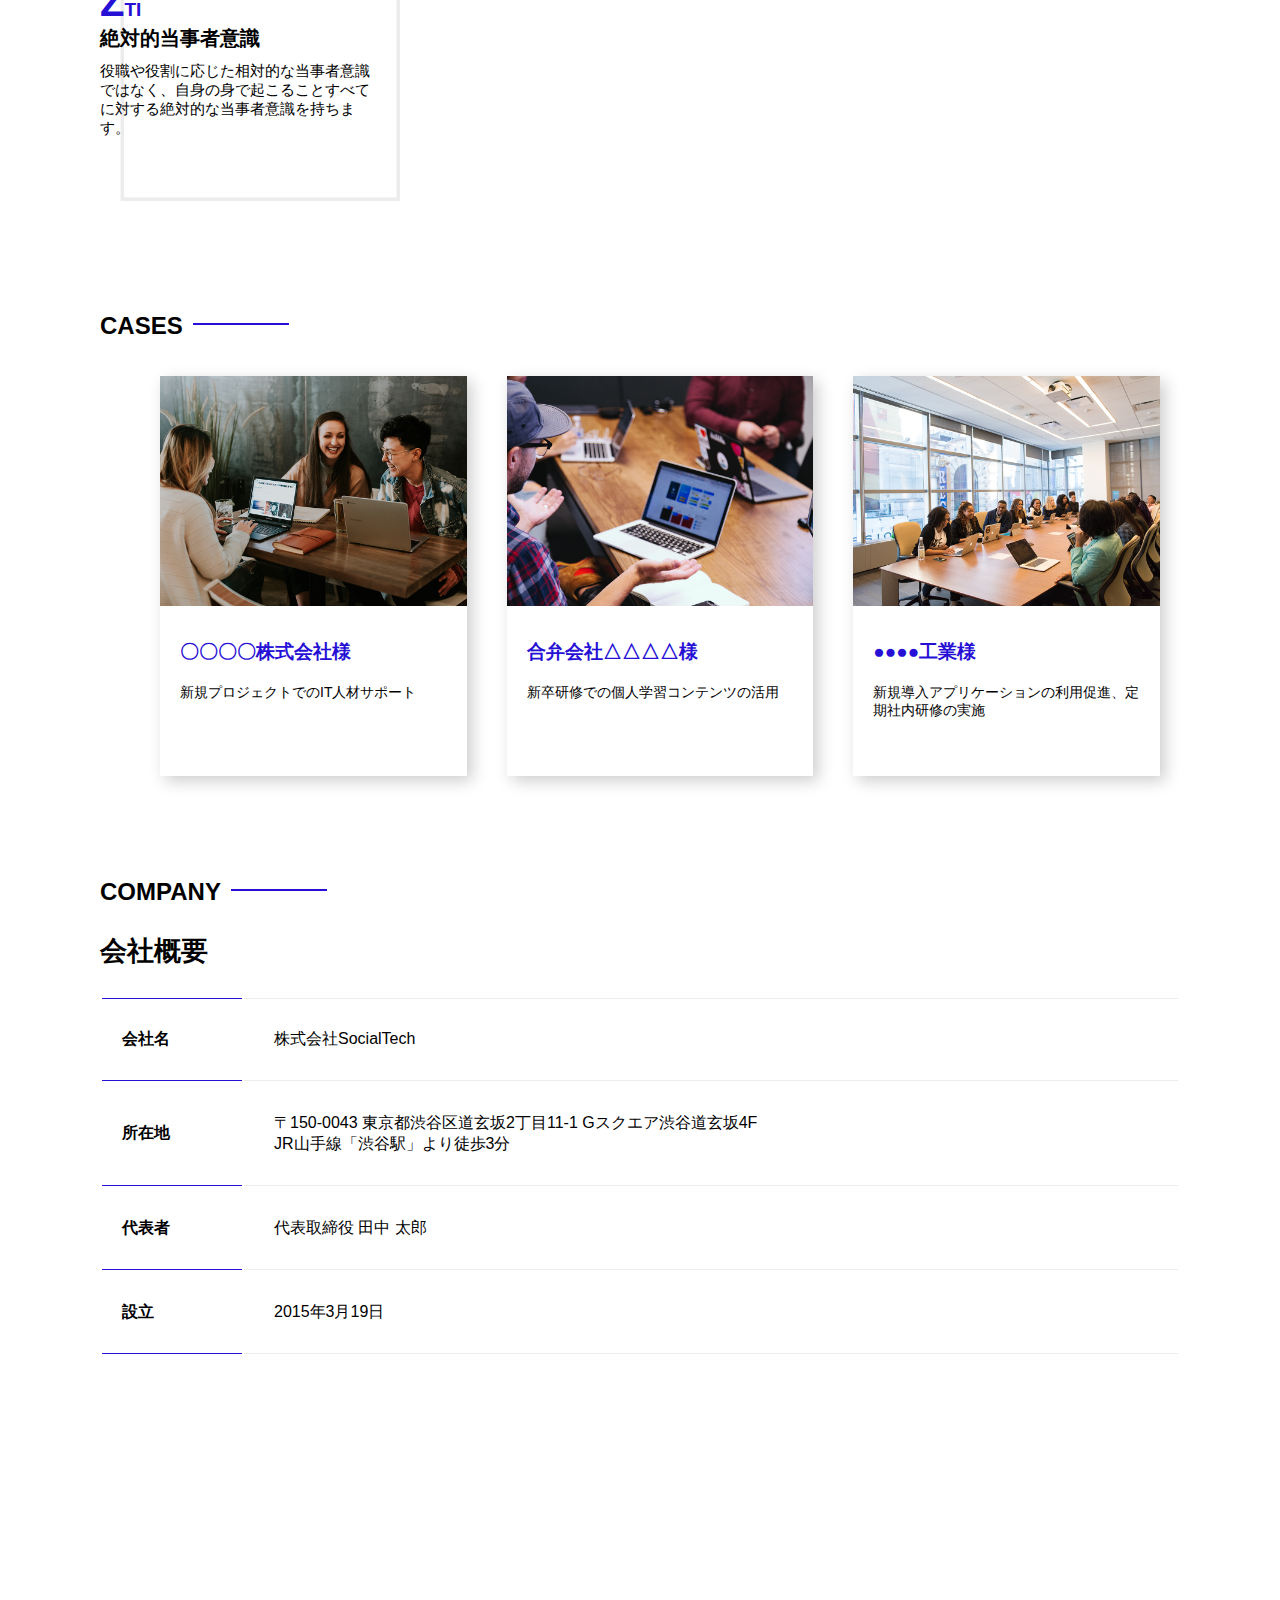
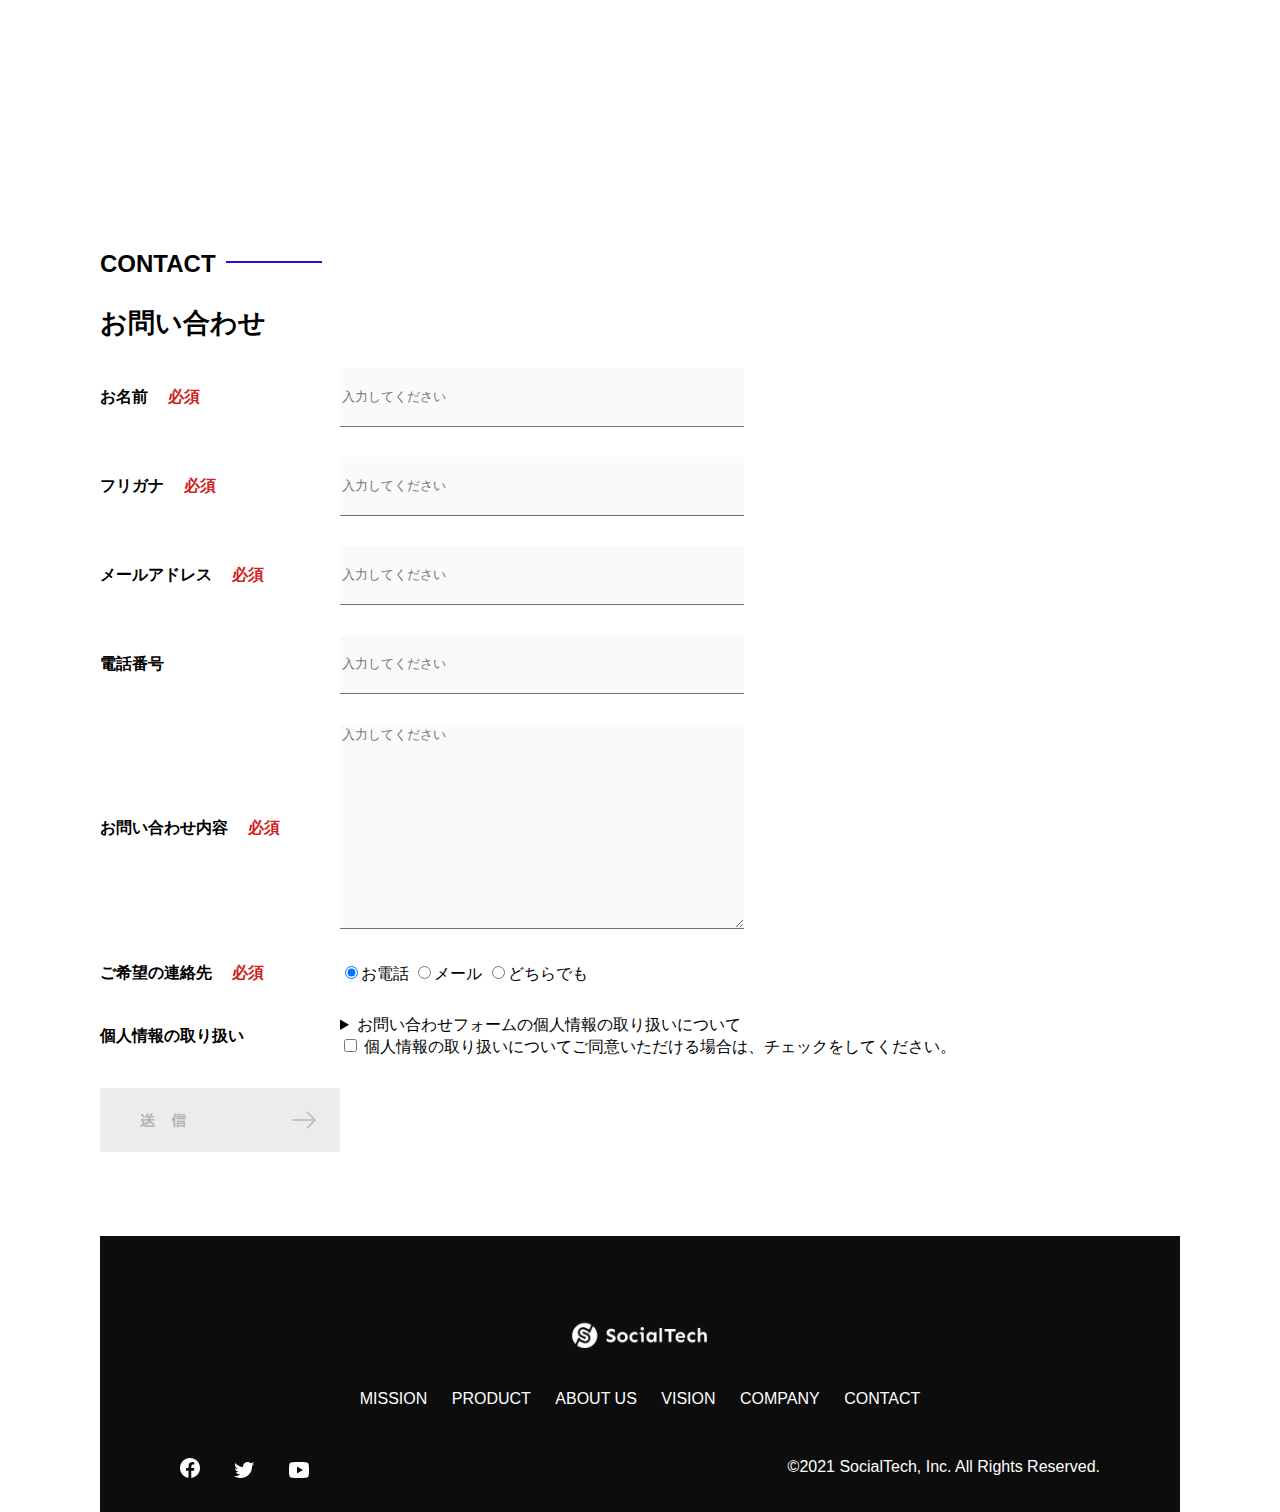
<file: socialtech_kadai_012/index.html>
<!DOCTYPE html>
<html>
  <head>
    <title>SocialTech</title>
    <meta charset="UTF-8" />
    <meta
      name="description"
      content="SocialTechはEdTech業界のリーディングカンパニーを目指します。"
    />
    <meta name="viewport" content="width=device-width, initial-scale=1.0" />
    <link rel="stylesheet" href="style.css" />
  </head>
  <body>
    <!-- ヘッダー -->
    <header>
      <!-- ロゴ -->
      <a href="index.html" id="logo"
        ><img src="images/logo.png" alt="トップページに戻る"
      /></a>

      <!-- PC用ナビゲーション -->
      <nav id="nav-pc">
        <a href="mission.html">MISSION</a>
        <a href="product.html">PRODUCT</a>
        <a href="index.html#aboutus">ABOUT US</a>
        <a href="index.html#vision">VISION</a>
        <a href="index.html#company">COMPANY</a>
        <a href="index.html#contact">CONTACT</a>
      </nav>
    </header>
    <main>
      <article>
        <!-- メインビジュアル -->
        <section id="main-visual">
          <div id="main-message">
            <h1>WORLD PEACE</h1>
            <p>IT教育で世界平和を実現する</p>
          </div>
          <img
            src="images/index/index-main.png"
            alt="PCの周りに集まる多国籍の仲間たち"
          />
        </section>
        <!--ミッション-->
        <section id="mission">
          <h2 class="index-h2">MISSION</h2>
          <div id="mission-flex">
            <div>
              <img
                id="mission-photo"
                src="images/index/index-mission.png"
                alt="屋外のベンチで写真を撮影する多国籍の仲間たち"
              />
              <h3>世界平和の実現</h3>
              <p>
                人類の悲願である世界平和。世界平和を脅かす様々な社会問題を解決するためには、イノベーションをどんどん起こしていく必要があります。SocialTechは、プログラミング教育を通してイノベーターを輩出することで、世界平和という大きなテーマに挑んでいきます。
              </p>
            </div>
            <div>
              <img id="s2dgs" src="images/index/s2dgs.png" alt="S2DGs" />
              <h3>S2DGsの実現</h3>
              <p>
                国連が掲げる「Sustainable Development
                Goals（持続可能な開発目標）」に含まれる17つのグローバル目標のうち、以下の5つの目標の実現をミッションとしてサービスを展開しています。
              </p>
              <a href="mission.html">
                <img src="images/button-more.png" alt="もっとみる" />
              </a>
            </div>
          </div>
        </section>
        <!-- プロダクト -->
        <section id="product">
          <h2 class="index-h2">PRODUCT</h2>
          <div>
            <div id="product-left">
              <div>
                <img
                  class="product-photo"
                  src="images/index/index-mantoman.png"
                  alt="PCでコードを書く男性"
                />
                <div class="product-explain">
                  <span>MAN TO MAN</span>
                  <h3>プログラミング教育</h3>
                  <p>
                    2013年より日本で唯一の専属講師によるマンツーマンのプログラミングレッスンを開始。AI/人工知能やウェブデザインの学習も可能です。
                  </p>
                </div>
              </div>
              <div>
                <img
                  class="product-photo"
                  src="images/index/index-career.png"
                  alt="笑顔で話し合う2人の男性"
                />
                <div class="product-explain">
                  <span>CAREER</span>
                  <h3>人材紹介事業</h3>
                  <p>
                    エンジニアへの転職に特化した履歴書や職務経歴書のアドバイスや面接対策を行い、豊富な求人の中から最適なキャリア選択を支援します。
                  </p>
                </div>
              </div>
            </div>
            <div id="product-right">
              <div>
                <img
                  class="product-photo"
                  src="images/index/index-media.png"
                  alt="スマートフォンを操作する人"
                />
                <div class="product-explain">
                  <span>MEDIA</span>
                  <h3>プログラミング学習メディア</h3>
                  <p>
                    月間200万人に読まれる日本最大級のプログラミング学習サイト「SocialTech
                    Blog」やYouTubeチャンネルにて学習情報を発信しています。
                  </p>
                </div>
              </div>
              <div>
                <img
                  class="product-photo"
                  src="images/index/index-b2b.png"
                  alt="講演中の男性とそれを聴く人々"
                />
                <div class="product-explain">
                  <span>B2B</span>
                  <h3>法人研修事業</h3>
                  <p>
                    社員のスキルアップ・資格取得・福利厚生を目的としたプログラミング法人研修。貴社の事業モデルに合わせた研修内容の提案を致します。
                  </p>
                </div>
              </div>
            </div>
          </div>
          <div>
            <a id="product-more" href="product.html">
              <img src="images/button-more.png" alt="もっとみる" />
            </a>
          </div>
        </section>
        <!---ABOUT US-->
        <section id="aboutus">
          <h2 class="index-h2">ABOUT US</h2>
          <h3>3つの組織文化</h3>
          <div>
            <table class="culture-table">
              <tr>
                <td>
                  <span class="culture-num">01</span>
                </td>
                <td>
                  <span class="culture-en">FLEXIBLE</span>
                  <span class="culture-jp">フレキシブル</span>
                </td>
              </tr>
              <tr>
                <td>
                  <!--空のセル-->
                </td>
                <td>
                  <p class="culture-description">
                    リモートワーク、フルフレックス、複業推奨など1人1人が最大限のパフォーマンスを発揮できる柔軟な働き方を促進しています。
                  </p>
                </td>
              </tr>
              <tr>
                <td>
                  <span class="culture-num">02</span>
                </td>
                <td>
                  <span class="culture-en">TEAL</span>
                  <span class="culture-jp">ティール</span>
                </td>
              </tr>
              <tr>
                <td>
                  <!--空のセル-->
                </td>
                <td>
                  <p class="culture-description">
                    会社全体を1つの生命体として捉え、お互いが深く結びついた一階層型
                    組織として部署・チーム関係なく課題解決をできる組織を目指しています。
                  </p>
                </td>
              </tr>
              <tr>
                <td>
                  <span class="culture-num">03</span>
                </td>
                <td>
                  <span class="culture-en">SELF REALIZATION</span>
                  <span class="culture-jp">自己実現</span>
                </td>
              </tr>
              <tr>
                <td>
                  <!--空のセル-->
                </td>
                <td>
                  <p class="culture-description">
                    クオーター毎に経営・部署・個人ごとにOKRを設定し個人のキャリアと
                    会社の目指す方向の軌道修正を行っております。
                  </p>
                </td>
              </tr>
            </table>
            <img
              class="culture-img"
              src="images/index/index-aboutus1.png"
              alt="笑顔で話し合う2人の女性"
            />
          </div>
          <img
            class="culture-img2"
            src="images/index/index-aboutus2.png"
            alt="笑顔で話し合う3人の男女"
          />
        </section>
        <!-- VISION -->
        <section id="vision">
          <h2 class="index-h2">VISION</h2>
          <h3>7つの行動指針</h3>
          <div>
            <div class="vision-box">
              <img src="images/index/vision-01.png" alt="01" />
              <span>
                <h4>CUSTOMER IS BOSS</h4>
                <h5>あなたのボスは顧客である</h5>
                <p>
                  私たちは常にお客様志向で行動し、お客様を喜ばせ、期待値を超えた感動を提供することを大切にします。
                </p>
              </span>
            </div>
            <div class="vision-box">
              <img src="images/index/vision-02.png" alt="02" />
              <span>
                <h4>MOVE FAST</h4>
                <h5>早さは価値</h5>
                <p>
                  素早く試し、素早く実行することで新しい気付きや発見を見つけていきます。
                </p>
              </span>
            </div>
            <div class="vision-box">
              <img src="images/index/vision-03.png" alt="03" />
              <span>
                <h4>IMPACT DRIVEN</h4>
                <h5>作業するのは仕事ではない</h5>
                <p>
                  問題から考え、成果とは何かを考え続け、インパクトのある成果を生むために仕事をしていきます。
                </p>
              </span>
            </div>
            <div class="vision-box">
              <img src="images/index/vision-04.png" alt="04" />
              <span>
                <h4>SAVE TIME, SAVE MONEY</h4>
                <h5>浪費は命取りになる</h5>
                <p>
                  少ないコストでできる方法を考えます。お金だけでなく、人の時間をいただいている自覚を持ち、あらゆるリソースを有意義に活用します。
                </p>
              </span>
            </div>
            <div class="vision-box">
              <img src="images/index/vision-05.png" alt="05" />
              <span>
                <h4>BE GENTLE</h4>
                <h5>「優しくない」をなくす</h5>
                <p>
                  社会をすこしずつ優しくしていきます。自分、家族、同僚、顧客、他人、全ての人に優しくいることを心がけます。
                </p>
              </span>
            </div>
            <div class="vision-box">
              <img src="images/index/vision-06.png" alt="06" />
              <span>
                <h4>ABC</h4>
                <h5>当たり前の事をバカにせずにちゃんとやる</h5>
                <p>
                  礼儀、健康、嘘をつかない。当たり前の事が出来ているかを常に自問し、当たり前の基準を高く持って行動します。
                </p>
              </span>
            </div>
            <div class="vision-box">
              <img src="images/index/vision-07.png" alt="07" />
              <span>
                <h4>ZTI</h4>
                <h5>絶対的当事者意識</h5>
                <p>
                  役職や役割に応じた相対的な当事者意識ではなく、自身の身で起こることすべてに対する絶対的な当事者意識を持ちます。
                </p>
              </span>
            </div>
          </div>
        </section>
        <!-- CASES -->
         <section id="cases">
          <h2 class="index-h2">CASES</h2>
            <ul>
              <li class="case-card">
                <img class="case-img" src="images/index/case-1.png" alt="仲良く語り合う3人">
                <div class="case-info">
                  <h3 class="case-name">〇〇〇〇株式会社様</h3>
                  <p class="case-content">新規プロジェクトでのIT人材サポート</p>
                </div>
              </li>
              <li class="case-card">
                <img class="case-img" src="images/index/case-2.png" alt="PCでコンテンツを見る">
                <div class="case-info">
                  <h3 class="case-name">合弁会社△△△△様</h3>
                  <p class="case-content">新卒研修での個人学習コンテンツの活用</p>
                </div>
              </li>
              <li class="case-card">
                <img class="case-img" src="images/index/case-3.png" alt="社内研修中の会議室">
                <div class="case-info">
                <h3 class="case-name">●●●●工業様</h3>
                  <p class="case-content">新規導入アプリケーションの利用促進、定期社内研修の実施</p>
                </div>
              </li>
            </ul>
         </section>
        <!-- COMPANY -->
        <section id="company">
          <h2 class="index-h2">COMPANY</h2>
          <h3>会社概要</h3>
          <table id="company-table">
            <tr>
              <th class="tableheader-first">会社名</th>
              <td class="cell-first">株式会社SocialTech</td>
            </tr>
            <tr>
              <th class="tableheader">所在地</th>
              <td class="cell">
                〒150-0043 東京都渋谷区道玄坂2丁目11-1 Gスクエア渋谷道玄坂4F<br />JR山手線「渋谷駅」より徒歩3分
              </td>
            </tr>
            <tr>
              <th class="tableheader">代表者</th>
              <td class="cell">代表取締役 田中 太郎</td>
            </tr>
            <tr>
              <th class="tableheader">設立</th>
              <td class="cell">2015年3月19日</td>
            </tr>
          </table>
          <iframe
            src="https://www.google.com/maps/embed?pb=!1m18!1m12!1m3!1d3241.7759544892483!2d139.69399665123464!3d35.65789123876098!2m3!1f0!2f0!3f0!3m2!1i1024!2i768!4f13.1!3m3!1m2!1s0x60188caa0042e8d1%3A0xba130bea826a7aa2!2z44CSMTUwLTAwNDMg5p2x5Lqs6YO95riL6LC35Yy66YGT546E5Z2C77yS5LiB55uu77yR77yR4oiS77yR!5e0!3m2!1sja!2sjp!4v1636872991912!5m2!1sja!2sjp"
            style="border: 0"
            allowfullscreen=""
            loading="lazy"
          >
          </iframe>
        </section>
        <!-- お問い合わせフォーム -->
        <section id="contact">
          <h2 class="index-h2">CONTACT</h2>
          <h3>お問い合わせ</h3>
          <form>
            <div>
              <div class="contact-heading">
                <label class="contact-label"
                  >お名前<span class="contact-span">必須</span></label
                >
              </div>
              <div class="contact-form">
                <input
                  type="text"
                  name="name"
                  placeholder="入力してください"
                  class="contact-textbox"
                />
              </div>
            </div>
            <div>
              <div class="contact-heading">
                <label class="contact-label"
                  >フリガナ<span class="contact-span">必須</span></label
                >
              </div>
              <div>
                <input
                  type="text"
                  name="hurigana"
                  placeholder="入力してください"
                  class="contact-textbox"
                />
              </div>
            </div>
            <div>
              <div class="contact-heading">
                <label class="contact-label"
                  >メールアドレス<span class="contact-span">必須</span></label
                >
              </div>
              <div>
                <input
                  type="text"
                  name="email"
                  placeholder="入力してください"
                  class="contact-textbox"
                />
              </div>
            </div>
            <div>
              <div class="contact-heading">
                <label class="contact-label">電話番号</label>
              </div>
              <div>
                <input
                  type="text"
                  name="tel"
                  placeholder="入力してください"
                  class="contact-textbox"
                />
              </div>
            </div>
            <div>
              <div class="contact-heading">
                <label class="contact-label"
                  >お問い合わせ内容<span class="contact-span">必須</span></label
                >
              </div>
              <div>
                <textarea
                  class="contact-textarea"
                  placeholder="入力してください"
                  name="message"
                ></textarea>
              </div>
            </div>
            <div>
              <div class="contact-heading">
                <label class="contact-label"
                  >ご希望の連絡先<span class="contact-span">必須</span></label
                >
              </div>
              <div>
                <input
                  class="radiobutton"
                  type="radio"
                  value="tel"
                  name="contact"
                  checked
                /><label>お電話</label>
                <input
                  class="radiobutton"
                  type="radio"
                  value="mail"
                  name="contact"
                /><label>メール</label>
                <input
                  class="radiobutton"
                  type="radio"
                  value="both"
                  name="contact"
                /><label>どちらでも</label>
              </div>
            </div>
            <div>
              <div class="contact-heading">
                <label class="contact-label">個人情報の取り扱い</label>
              </div>
              <div>
                <details>
                  <summary>
                    お問い合わせフォームの個人情報の取り扱いについて
                  </summary>
                  <div>
                    <span>１．組織の名称又は氏名</span><br />
                    株式会社SocialTech<br /><br />
                    <span
                      >２．個人情報保護管理者（若しくはその代理人）の氏名又は職名、所属及び連絡先
                      鈴木 一郎 コーポレート部</span
                    ><br />
                    メールアドレス：support@socialtech.net<br />
                    TEL：03-xxxx-xxxx<br />
                    <span>３．個人情報の利用目的</span><br />
                    ・本サービス及び本サービスに関連する情報の提供又はそれらに関する連絡のため<br />
                    ・ユーザーの本人確認のため<br />
                    ・当社サービスのご案内のため<br />
                    ・当社の商品等の広告または宣伝（電子メールによるものを含むものとします。）<br /><br />
                    <span>４．個人情報の取り扱い業務の委託</span><br />
                    個人情報の取扱業務の全部または一部を外部に業務委託する場合があります。<br />
                    その際、弊社は、個人情報を適切に保護できる管理体制を敷き実行していることを条件として<br />
                    委託先を厳選したうえで、機密保持契約を委託先と締結し、お客様の個人情報を厳密に管理させます。<br /><br />
                    <span>５．個人情報の開示等の請求</span><br />
                    お客様は、弊社に対してご自身の個人情報の開示等（利用目的の通知、開示、内容の訂正・追加・削除、利用の停止または消去、第三者への提供の停止）に関して、当社問合わせ窓口に申し出ることができます。<br />
                    その際、弊社はお客様ご本人を確認させていただいたうえで、合理的な期間内に対応いたします。<br /><br />
                    なお、個人情報に関する弊社問合わせ先は、次の通りです。<br /><br />
                    株式会社SocialTech　個人情報問合せ窓口<br />
                    〒150-0043　東京都渋谷区道玄坂2丁目11-1 Ｇスクエア渋谷道玄坂
                    4F<br />
                    メールアドレス：support@socialtech.net　TEL：03-xxxx-xxxx<br /><br />
                    <span>６．個人情報を提供されることの任意性について</span
                    ><br /><br />
                    お客様がご自身の個人情報を弊社に提供されるか否かは、お客様のご判断によりますが、もしご提供されない場合には、適切なサービスが提供できない場合がありますので予めご了承ください。
                  </div>
                </details>
                <input type="checkbox" name="agree" />
                <span
                  >個人情報の取り扱いについてご同意いただける場合は、チェックをしてください。</span
                >
              </div>
            </div>
            <input
              type="image"
              value="Submit"
              src="images/button-submit.png"
              alt="送信する"
            />
          </form>
        </section>
      </article>
      <footer>
        <div id="footer-logo">
          <img src="images/logo-sp.png" alt="SocialTech" />
        </div>
        <div id="footer-link">
          <a href="mission.html">MISSION</a>
          <a href="product.html">PRODUCT</a>
          <a href="index.html#aboutus">ABOUT US</a>
          <a href="index.html#vision">VISION</a>
          <a href="index.html#company">COMPANY</a>
          <a href="index.html#contact">CONTACT</a>
        </div>
        <div id="sns-footer">
          <a href="https://www.facebook.com/sejuku2013"
            ><img src="images/button-facebook.png" alt="Facebookのリンク"
          /></a>
          <a href="https://twitter.com/samuraijuku"
            ><img src="images/button-twitter.png" alt="Twitterのリンク"
          /></a>
          <a href="https://www.youtube.com/channel/UCCFOQO5aDK0xXam4cUQXT8g"
            ><img src="images/button-youtube.png" alt="YouTubeのリンク"
          /></a>
          <span id="copyright"
            >&copy;2021 SocialTech, Inc. All Rights Reserved.
          </span>
        </div>
      </footer>
    </main>
  </body>
</html>
</file>
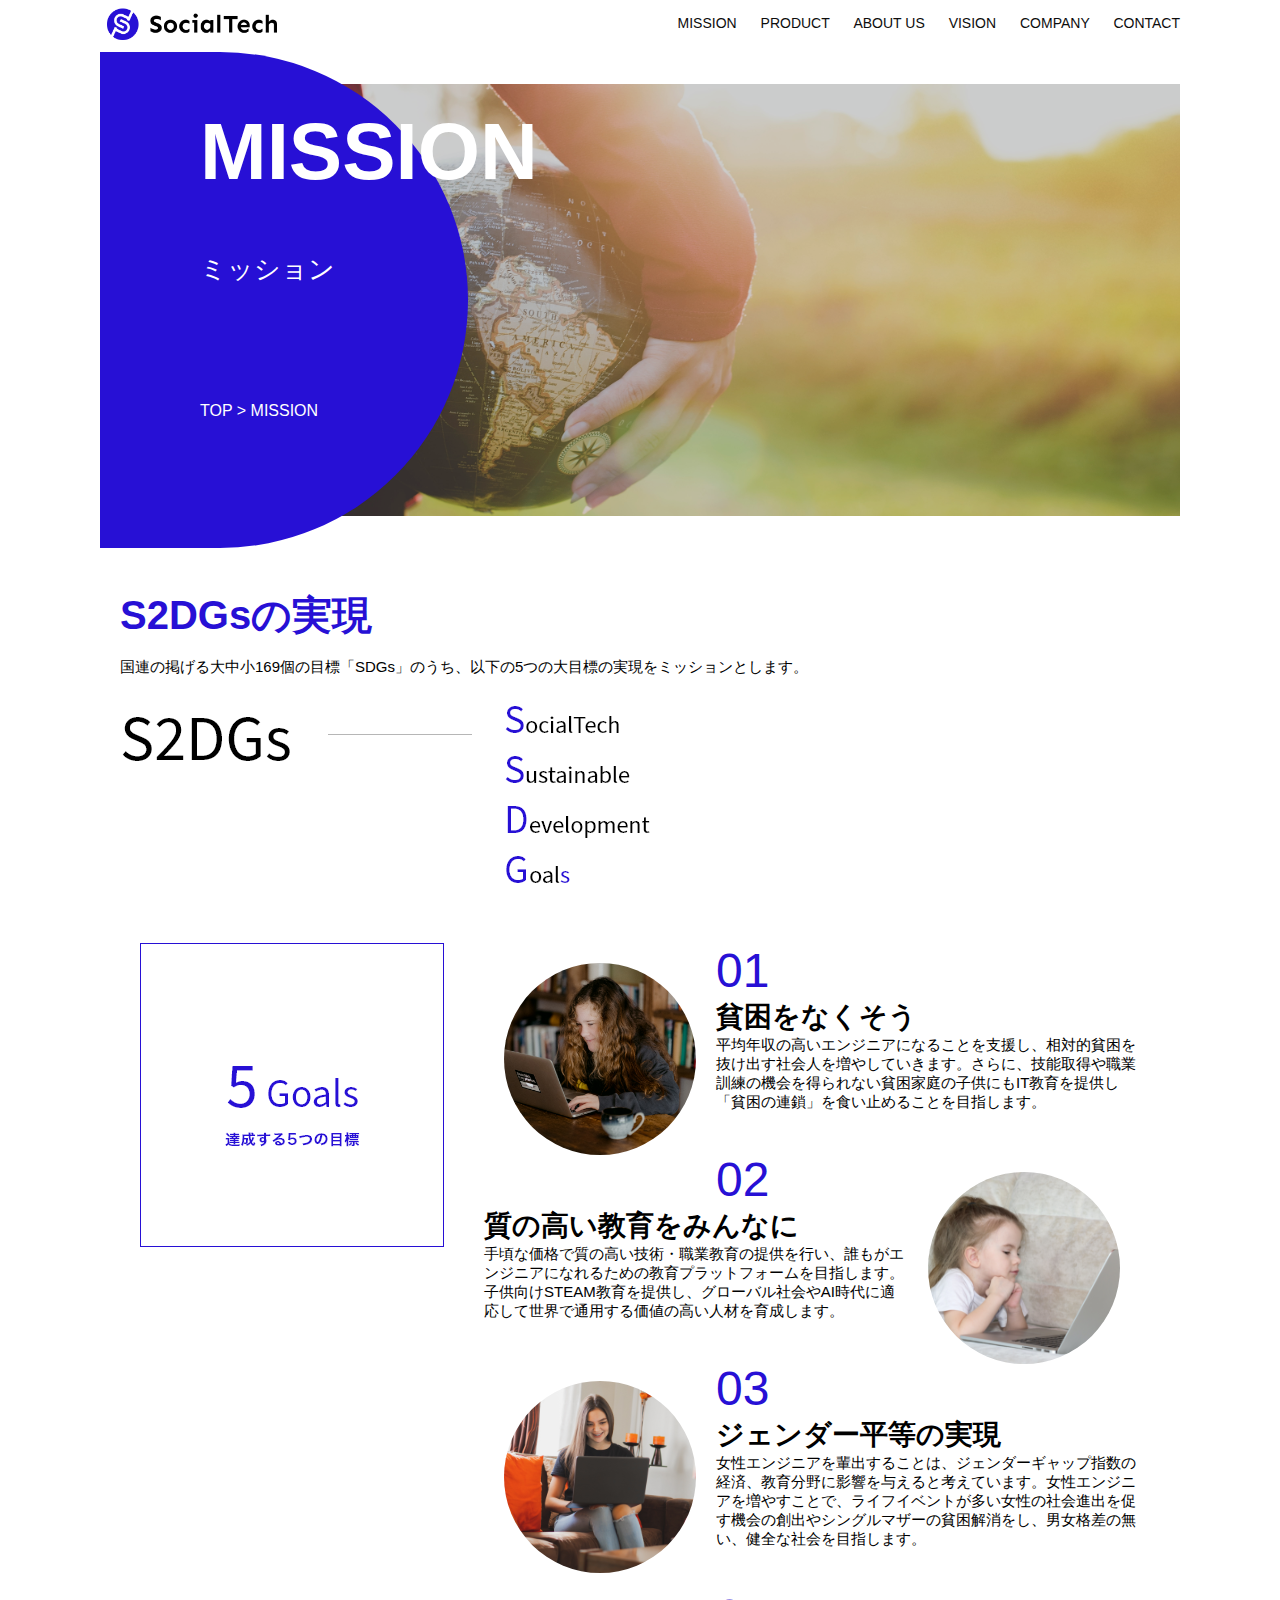
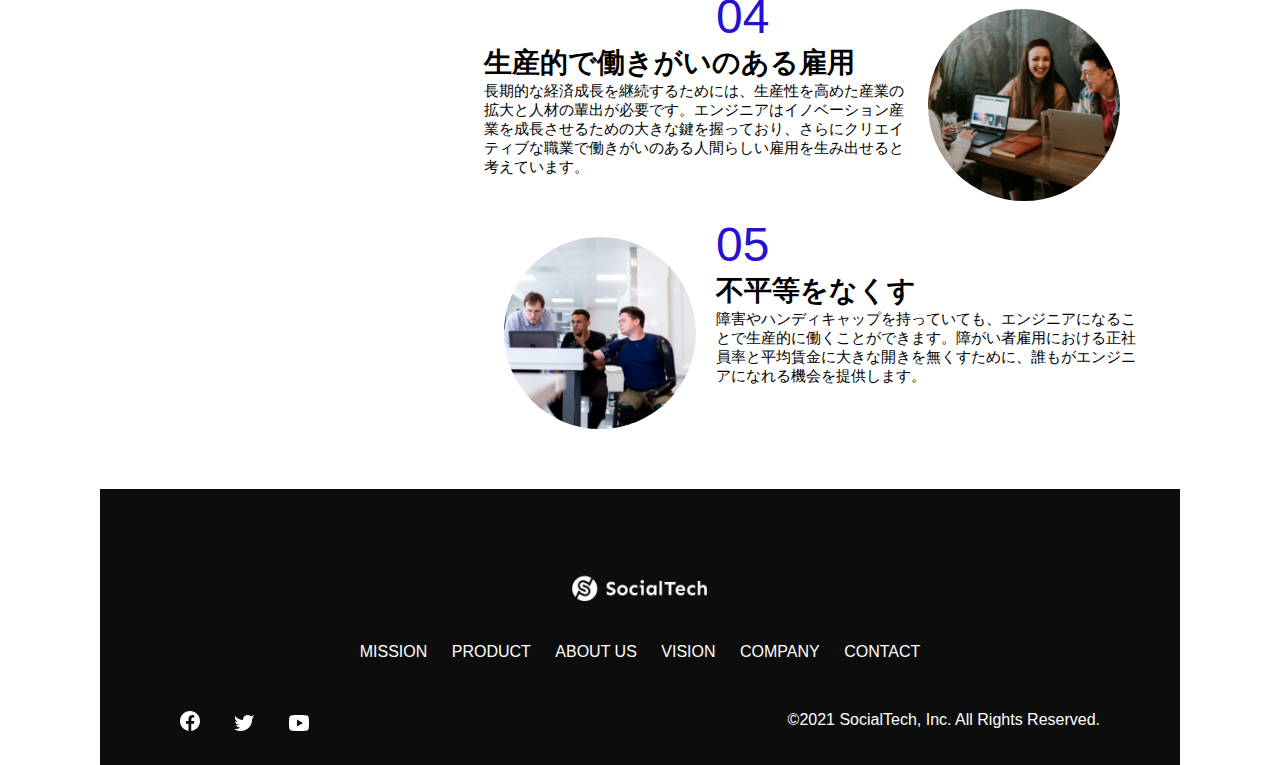
<file: kadai_tutorial_output/mission.html>
<!DOCTYPE html>
<html>
    <head>
        <title>SocialTech - MISSION ミッション -</title>
        <meta charset="utf-8">
        <meta name="description" content="SocialTechが目指す5つの目標（S2DGs）を紹介します">
        <meta name="viewport" content="width=device-width, initial-scale=1.0">
        <link rel="stylesheet" href="style.css">
    </head>

    <body>
        <!-- ヘッダー -->
        <header>
            <!-- ロゴ -->
            <a href="index.html" id="logo"><img src="images/logo.png" alt="トップページに戻る"></a>

            <!-- PC用ナビゲーション -->
            <nav id="nav-pc">
                <a href="mission.html">MISSION</a>
                <a href="product.html">PRODUCT</a>
                <a href="index.html#aboutus">ABOUT US</a>
                <a href="index.html#vision">VISION</a>
                <a href="index.html#company">COMPANY</a>
                <a href="index.html#contact">CONTACT</a>
            </nav>

            <!-- スマホ用メニューボタン -->
            <img id="menu-sp" src="images/button-menu.png" alt="ナビゲーションを開く" onclick="document.getElementById('nav-sp').style.display = 'block'">

            <!-- スマホ用ナビゲーション -->
            <nav id="nav-sp">
                <img id="close" src="images/button-close.png" alt="ナビゲーションを閉じる" onclick="document.getElementById('nav-sp').style.display = 'none'">
                <a id="logo-sp" href="index.html" onclick="document.getElementById('nav-sp').style.display = 'none'"><img
                    src="images/logo-sp.png" alt="トップページに戻る"></a>
                <a class="menu" href="mission.html" onclick="document.getElementById('nav-sp').style.display = 'none'">MISSION</a>
                <a class="menu" href="product.html" onclick="document.getElementById('nav-sp').style.display = 'none'">PRODUCT</a>
                <a class="menu" href="index.html#aboutus" onclick="document.getElementById('nav-sp').style.display = 'none'">ABOUT
                    US</a>
                <a class="menu" href="index.html#vision"
                    onclick="document.getElementById('nav-sp').style.display = 'none'">VISION</a>
                <a class="menu" href="index.html#company"
                    onclick="document.getElementById('nav-sp').style.display = 'none'">COMPANY</a>
                <a class="menu" href="index.html#contact"
                    onclick="document.getElementById('nav-sp').style.display = 'none'">CONTACT</a>
                <div id="sns">
                    <a href="https://www.facebook.com/sejuku2013"><img src="images/button-facebook.png" alt="Facebookのリンク"></a>
                    <a href="https://twitter.com/samuraijuku"><img src="images/button-twitter.png" alt="Twitterのリンク"></a>
                    <a href="https://www.youtube.com/channel/UCCFOQO5aDK0xXam4cUQXT8g"><img src="images/button-youtube.png" alt="YouTubeのリンク"></a>
                </div>
            </nav>
         </header>
         <main>
            <article>
                <section id="mission-main">
                    <div id="mission-title">
                        <h1>MISSION</h1>
                        <span>ミッション</span>
                        <div>TOP > MISSION</div>
                    </div>
                </section>
                <section id="mission-s2dgs">
                    <h2 class="mission-h2">S2DGsの実現</h2>
                    <p>国連の掲げる大中小169個の目標「SDGs」のうち、以下の5つの大目標の実現をミッションとします。</p>
                    <img src="images/mission/mission-s2dgs.png" alt="S2DGs">
                </section>
                <section id="mission-5goals">
                    <div>
                        <img id="s2dgs-image" src="images/mission/mission-5goals.png" alt="5Goals">
                    </div>
                    <div>
                        <div>
                            <img class="fivegoals-image-left" src="images/mission/mission-5goals01.png" alt="PCを操作する女の子">
                            <span class="fivegoals-number">01</span>
                            <h3 class="fivegoals-h3">貧困をなくそう</h3>
                            <p class="fivegoals-p">
                                平均年収の高いエンジニアになることを支援し、相対的貧困を抜け出す社会人を増やしていきます。さらに、技能取得や職業訓練の機会を得られない貧困家庭の子供にもIT教育を提供し「貧困の連鎖」を食い止めることを目指します。
                            </p>
                        </div>

                        <div>
                            <img class="fivegoals-image-right" src="images/mission/mission-5goals02.png" alt="PCを見つめる小さい女の子">
                            <span class="fivegoals-number">02</span>
                            <h3 class="fivegoals-h3">質の高い教育をみんなに</h3>
                            <p class="fivegoals-p">
                                手頃な価格で質の高い技術・職業教育の提供を行い、誰もがエンジニアになれるための教育プラットフォームを目指します。子供向けSTEAM教育を提供し、グローバル社会やAI時代に適応して世界で通用する価値の高い人材を育成します。
                            </p>
                        </div>

                        <div>
                            <img class="fivegoals-image-left" src="images/mission/mission-5goals03.png" alt="PCを操作する女性">
                            <span class="fivegoals-number">03</span>
                            <h3 class="fivegoals-h3">ジェンダー平等の実現</h3>
                            <p class="fivegoals-p">
                                女性エンジニアを輩出することは、ジェンダーギャップ指数の経済、教育分野に影響を与えると考えています。女性エンジニアを増やすことで、ライフイベントが多い女性の社会進出を促す機会の創出やシングルマザーの貧困解消をし、男女格差の無い、健全な社会を目指します。
                            </p>
                        </div>

                        <div>
                            <img class="fivegoals-image-right" src="images/mission/mission-5goals04.png" alt="笑顔で話し合う3人の男女">
                            <span class="fivegoals-number">04</span>
                            <h3 class="fivegoals-h3">生産的で働きがいのある雇用</h3>
                            <p class="fivegoals-p">
                                長期的な経済成長を継続するためには、生産性を高めた産業の拡大と人材の輩出が必要です。エンジニアはイノベーション産業を成長させるための大きな鍵を握っており、さらにクリエイティブな職業で働きがいのある人間らしい雇用を生み出せると考えています。
                            </p>
                        </div>

                        <div>
                            <img class="fivegoals-image-left" src="images/mission/mission-5goals05.png" alt="障害を持つ男性が生き生きと働く様子">
                            <span class="fivegoals-number">05</span>
                            <h3 class="fivegoals-h3">不平等をなくす</h3>
                            <p class="fivegoals-p">
                                障害やハンディキャップを持っていても、エンジニアになることで生産的に働くことができます。障がい者雇用における正社員率と平均賃金に大きな開きを無くすために、誰もがエンジニアになれる機会を提供します。
                            </p>
                        </div>
                    </div>
                </section>
            </article>
            <footer>
                <div id="footer-logo">
                    <img src="images/logo-sp.png" alt="SocialTech">
                </div>
                <div id="footer-link">
                    <a href="mission.html">MISSION</a>
                    <a href="product.html">PRODUCT</a>
                    <a href="index.html#aboutus">ABOUT US</a>
                    <a href="index.html#vision">VISION</a>
                    <a href="index.html#company">COMPANY</a>
                    <a href="index.html#contact">CONTACT</a>
                </div>
                <div id="sns-footer">
                    <a href="https://www.facebook.com/sejuku2013"><img src="images/button-facebook.png" alt="Facebookのリンク"></a>
                    <a href="https://twitter.com/samuraijuku"><img src="images/button-twitter.png" alt="Twitterのリンク"></a>
                    <a href="https://www.youtube.com/channel/UCCFOQO5aDK0xXam4cUQXT8g"><img src="images/button-youtube.png" alt="YouTubeのリンク"></a>
                    <span id="copyright">&copy;2021 SocialTech, Inc. All Rights Reserved.</span>
                </div>
            </footer>
         </main>
    </body>

</html>
</file>
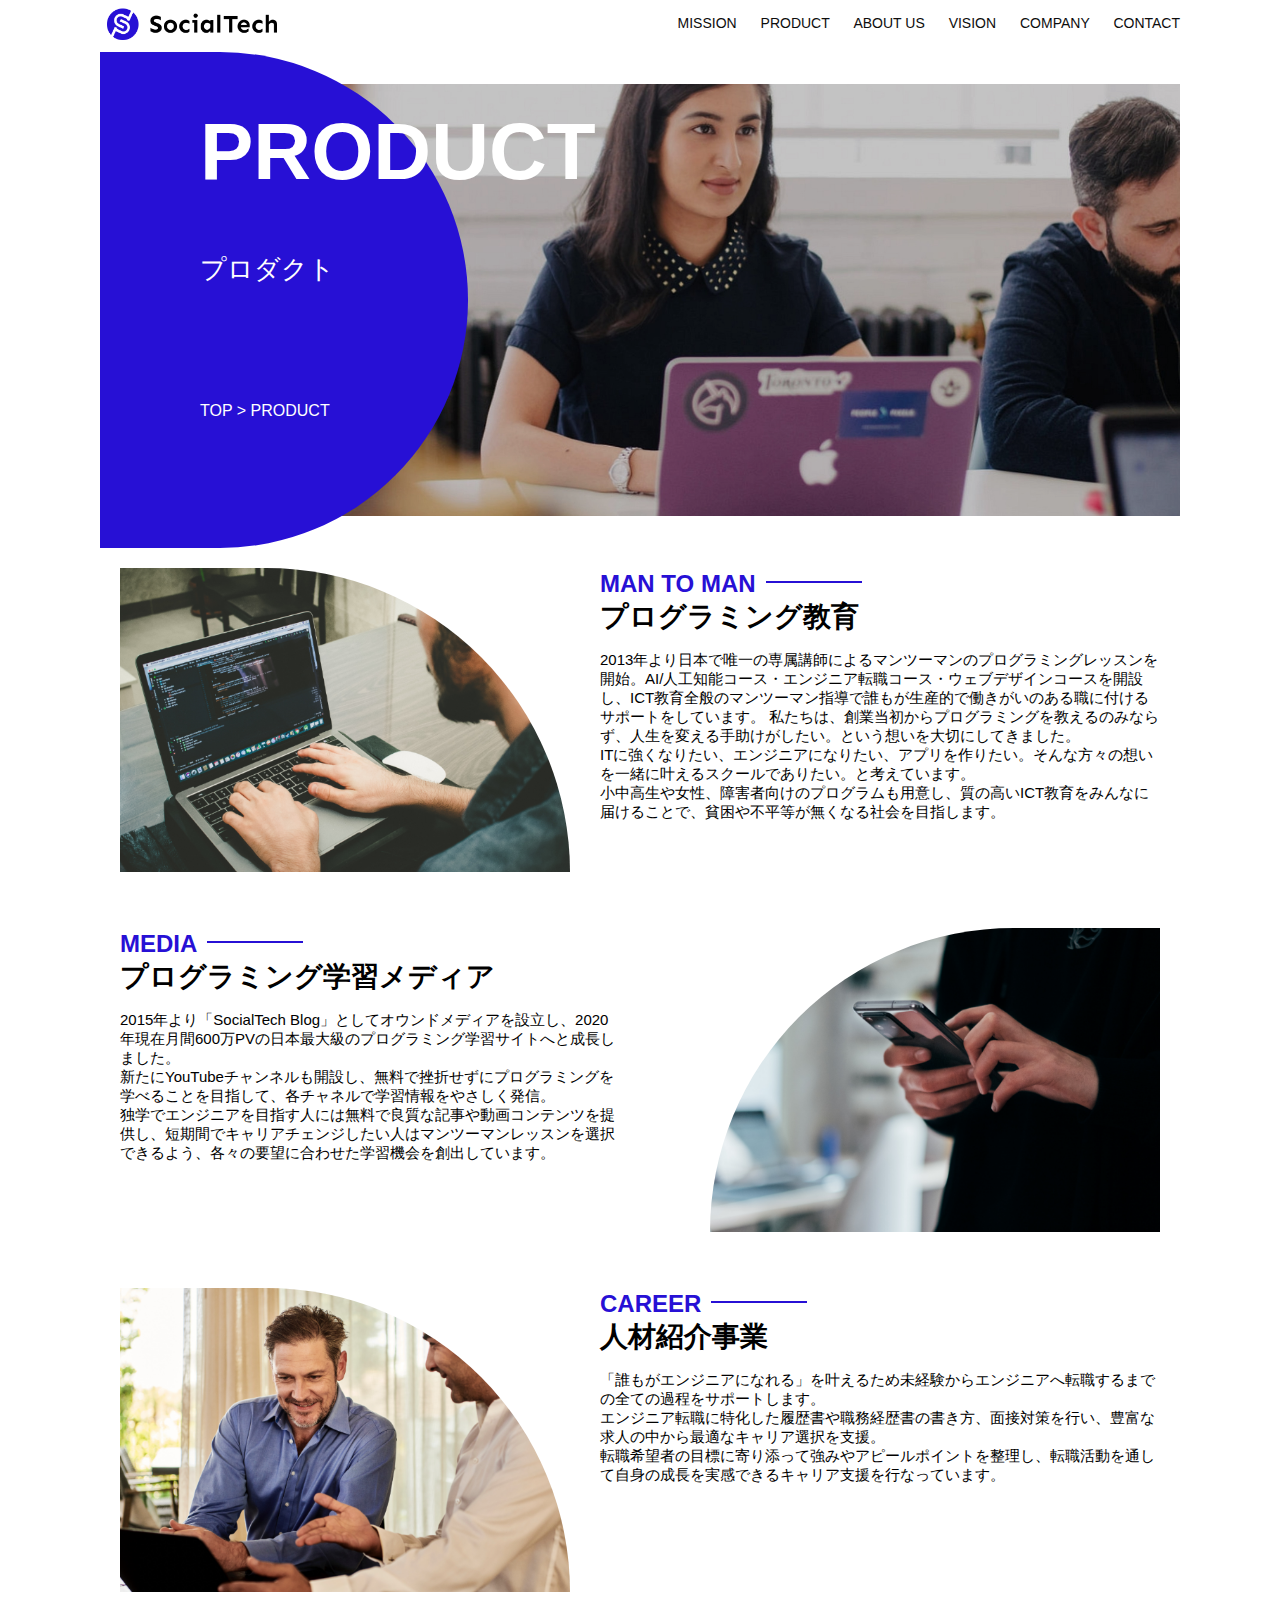
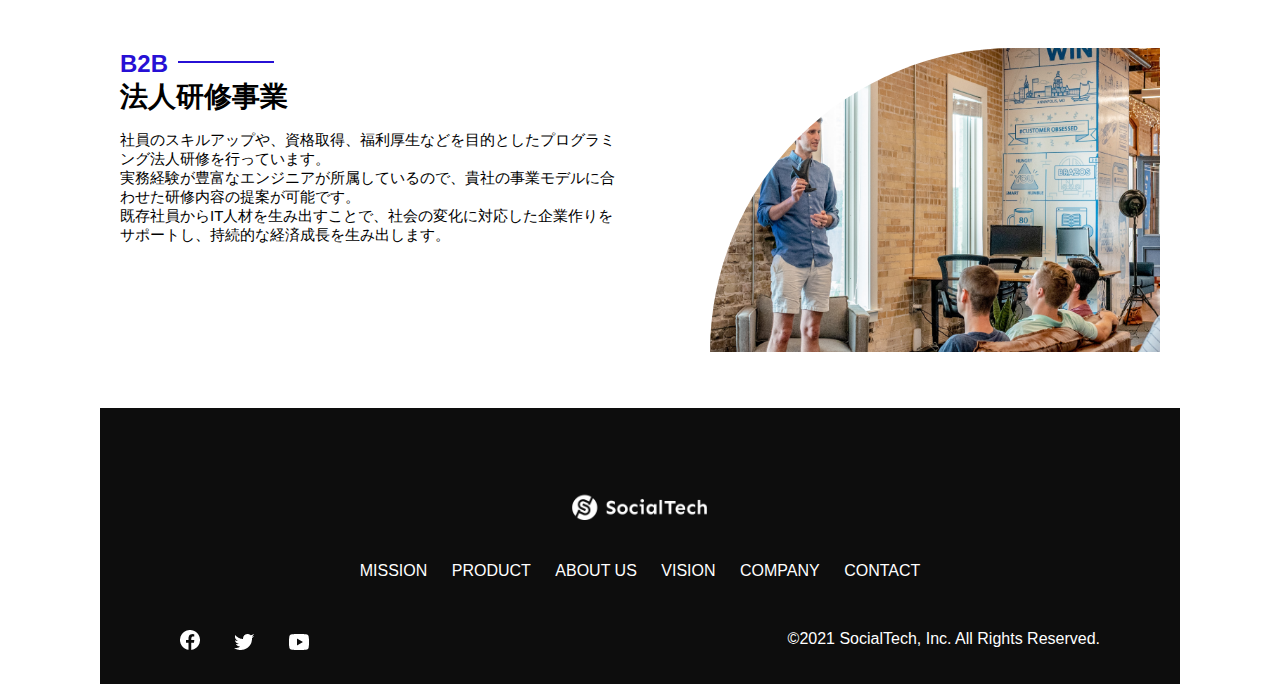
<file: kadai_tutorial_output/product.html>
<!DOCTYPE html>
<html>
    <head>
        <title>SocialTech -PRODUCT プロダクト-</title>
        <meta charset="utf-8">
        <meta name="description" content="SocialTechの4つのプロダクトを紹介します">
        <meta name="viewport" content="width=device-width, initial-scale=1.0">
        <link rel="stylesheet" href="style.css">
    </head>
    <body>
        <!-- ヘッダー -->
         <header>
            <!-- ロゴ -->
             <a href="index.html" id="logo"><img src="images/logo.png" alt="トップページに戻る"></a>

             <!-- PC用ナビゲーション -->
              <nav id="nav-pc">
                <a href="mission.html">MISSION</a>
                <a href="product.html">PRODUCT</a>
                <a href="index.html#aboutus">ABOUT US</a>
                <a href="index.html#vision">VISION</a>
                <a href="index.html#company">COMPANY</a>
                <a href="index.html#contact">CONTACT</a>
              </nav>
               <!-- スマホ用メニューボタン -->
                <img id="menu-sp" src="images/button-menu.png" alt="ナビゲーションを開く" onclick="document.getElementById('nav-sp').style.display = 'block'">

              <!-- スマホ用ナビゲーション -->
               <nav id="nav-sp">
                    <img id="close" src="images/button-close.png" alt="ナビゲーションを閉じる" onclick="document.getElementById('nav-sp').style.display = 'none'">
                    <a id="logo-sp" href="index.html" onclick="document.getElementById('nav-sp').style.display = 'none'"><img
                        src="images/logo-sp.png" alt="トップページに戻る"></a>
                    <a class="menu" href="mission.html" onclick="document.getElementById('nav-sp').style.display = 'none'">MISSION</a>
                    <a class="menu" href="product.html" onclick="document.getElementById('nav-sp').style.display = 'none'">PRODDUCT</a>
                    <a class="menu" href="index.html#aboutus" onclick="document.getElementById('nav-sp').style.display = 'none'">ABOUT 
                        US</a>
                    <a class="menu" href="index.html#vision"
                        onclick="document.getElementById('nav-sp').style.display = 'none'">VISION</a>
                    <a class="menu" href="index.html#company"
                        onclick="document.getElementById('nav-sp').style.display = 'none'">COMPANY</a>
                    <a class="menu" href="index.html#contact"
                        onclick="document.getElementById('nav-sp').style.display = 'none'">CONTACT</a>
                    <div id="sns">
                        <a href="https://www.facebook.com/sejuku2013"><img src="images/button-facebook.png" alt="Facebookのリンク"></a>
                        <a href="https://twitter.com/samuraijuku"><img src="images/button-twitter.png" alt="Twitterのリンク"></a>
                        <a href="https://www.youtube.com/channel/UCCFOQO5aDK0xXam4cUQXT8g"><img src="images/button-youtube.png" alt="YouTubeのリンク"></a>
                    </div>
               </nav>
         </header>
         <main>
            <article>
                <section id="product-main">
                    <div id="product-title">
                        <h1>PRODUCT</h1>
                        <span>プロダクト</span>
                        <div>TOP > PRODUCT</div>
                    </div>
                </section>
                <section class="product-section1">
                    <img src="images/product/product-mantoman.png" alt="PCでコードを書く男性">
                    <div>
                        <h2 class="product-h2">MAN TO MAN</h2>
                        <h3 class="product-h3">プログラミング教育</h3>
                        <p>
                            2013年より日本で唯一の専属講師によるマンツーマンのプログラミングレッスンを開始。AI/人工知能コース・エンジニア転職コース・ウェブデザインコースを開設し、ICT教育全般のマンツーマン指導で誰もが生産的で働きがいのある職に付けるサポートをしています。
                            私たちは、創業当初からプログラミングを教えるのみならず、人生を変える手助けがしたい。という想いを大切にしてきました。<br>ITに強くなりたい、エンジニアになりたい、アプリを作りたい。そんな方々の想いを一緒に叶えるスクールでありたい。と考えています。<br>小中高生や女性、障害者向けのプログラムも用意し、質の高いICT教育をみんなに届けることで、貧困や不平等が無くなる社会を目指します。
                        </p>
                    </div>
                </section>
                <section class="product-section2">
                    <div>
                        <h2 class="product-h2">MEDIA</h2>
                        <h3 class="product-h3">プログラミング学習メディア</h3>
                        <p>2015年より「SocialTech
                            Blog」としてオウンドメディアを設立し、2020年現在月間600万PVの日本最大級のプログラミング学習サイトへと成長しました。<br>新たにYouTubeチャンネルも開設し、無料で挫折せずにプログラミングを学べることを目指して、各チャネルで学習情報をやさしく発信。<br>独学でエンジニアを目指す人には無料で良質な記事や動画コンテンツを提供し、短期間でキャリアチェンジしたい人はマンツーマンレッスンを選択できるよう、各々の要望に合わせた学習機会を創出しています。
                        </p>
                    </div>
                    <img src="images/product/product-media.png" alt="スマートフォンを操作する人">
                </section>
                <section class="product-section1">
                    <img src="images/product/product-career.png" alt="笑顔で話し合う2人の男性">
                    <div>
                        <h2 class="product-h2">CAREER</h2>
                        <h3 class="product-h3">人材紹介事業</h3>
                        <p>
                            「誰もがエンジニアになれる」を叶えるため未経験からエンジニアへ転職するまでの全ての過程をサポートします。<br>エンジニア転職に特化した履歴書や職務経歴書の書き方、面接対策を行い、豊富な求人の中から最適なキャリア選択を支援。<br>転職希望者の目標に寄り添って強みやアピールポイントを整理し、転職活動を通して自身の成長を実感できるキャリア支援を行なっています。<br>
                        </p>
                    </div>
                </section>
                <section class="product-section2">
                    <div>
                        <h2 class="product-h2">B2B</h2>
                        <h3 class="product-h3">法人研修事業</h3>
                        <p>
                            社員のスキルアップや、資格取得、福利厚生などを目的としたプログラミング法人研修を行っています。<br>実務経験が豊富なエンジニアが所属しているので、貴社の事業モデルに合わせた研修内容の提案が可能です。<br>既存社員からIT人材を生み出すことで、社会の変化に対応した企業作りをサポートし、持続的な経済成長を生み出します。
                        </p>
                    </div>
                    <img src="images/product/product-b2b.png" alt="講演中の男性とそれを聴く人々">
                </section>
            </article>
            <footer>
                <div id="footer-logo">
                    <img src="images/logo-sp.png" alt="SocialTech">
                </div>
                <div id="footer-link">
                    <a href="mission.html">MISSION</a>
                    <a href="product.html">PRODUCT</a>
                    <a href="index.html#aboutus">ABOUT US</a>
                    <a href="index.html#vision">VISION</a>
                    <a href="index.html#company">COMPANY</a>
                    <a href="index.html#contact">CONTACT</a>
                </div>
                <div id="sns-footer">
                    <a href="https://www.facebook.com/sejuku2013"><img src="images/button-facebook.png" alt="Facebookのリンク"></a>
                    <a href="https://twitter.com/samuraijuku"><img src="images/button-twitter.png" alt="Twitterのリンク"></a>
                    <a href="https://www.youtube.com/channel/UCCFOQO5aDK0xXam4cUQXT8g"><img src="images/button-youtube.png" alt="YouTubeのリンク"></a>
                    <span id="copyright">&copy;2021 SocialTech, Inc. All Rights Reserved.</span>
                </div>
            </footer>
         </main>
    </body>

</html>
</file>
<file: html-css-kadai_013/style.css>
/* PC、スマホ共通スタイル */
body {
  font-family: "Source Sans Pro", "Hiragino Kaku Gothic ProN", Meiryo, Arial,
    sans-serif;
}

p {
  font-size: 15px;
}

#main-visual>img {
  width: 100%;
}

/*================
PC用のスタイル 
=================*/
@media screen and (min-width: 768px) {
  #menu-sp {
    display: none;
  }
  #nav-sp {
    display: none;
  }

  /* 横幅設定 */
  body {
    max-width: 1080px;
    min-width: 960px;
    margin: 0 auto 0 auto;
  }

  /* ヘッダー */
  header {
    display: flex;
    justify-content: space-between;
  }

  /* ナビゲーションのレイアウト */
  #nav-pc {
    text-align: right;
    font-size: 14px;
    padding-top: 15px;
  }

  /* ナビゲーションのリンクの装飾設定 */
  #nav-pc>a {
    text-decoration: none;
    margin-left: 20px;
  }

  #nav-pc>a:link {
    color: #0d0d0d;
  }

  #nav-pc>a:visited {
    color: #0d0d0d;
  }

  #nav-pc>a:hover {
    color: #0d0d0d;
    text-decoration: underline;
  }

  #nav-pc>a:active {
    color: #0d0d0d;
  }
}

/*====================
スマートフォン用のスタイル
=====================*/
@media screen and (max-width: 767px) {
  body {
    min-width: 375px;
    margin: 0;
  }
  #nav-pc {
    display: none;
  }
  #menu-sp {
    float: right;
    padding: 0;
  }
  #nav-sp {
    background-color: #ce933e;
    position: absolute;
    left: 0;
    top: 0;
    height: 100%;
    width: 100%;
    display: none;
    z-index: 100;
  }
  #close {
    position: absolute;
    top: 20px;
    right: 20px;
  }
  #logo-sp {
    margin: 80px 0 30px 20px;
  }
  #nav-sp > a {
    display: block;
  }
  #nav-sp > a:link {
    color: #ffffff;
  }
  #nav-sp > a:visited {
    color: #ffffff;
  }
  #nav-sp > a:hover {
    color: #ffffff;
    text-decoration: underline;
  }
  #nav-sp > a:active {
    color: #ffffff;
  }
  #nav-sp > .menu {
    text-decoration: none;
    display: block;
    margin: auto 20px auto 20px;
    height: 44px;
    font-size: 16px;
    background-image: url("images/arrow.png");
    background-repeat: no-repeat;
    background-position: right top;
  }
}
</file>
<file: kadai_tutorial_output/style.css>
/* PC、スマホ共通スタイル */
body {
    font-family: "Source Sans Pro", "Hiragino Kaku Gothic ProN", Meiryo, Arial, sans-serif;
}

p {
    font-size: 15px;
}

/*================
 PC用のスタイル 
=================*/
@media screen and (min-width: 768px) {
    /* 横幅設定 */
    body {
        max-width: 1080px;
        min-width: 900px;
        margin: 0 auto 0 auto;
    }

    /* ヘッダー */
    header {
        display: flex;
        justify-content: space-between;
    }

    /* ナビゲーションのレイアウト */
    #nav-pc {
        font-size: 14px;
        padding-top: 15px;
    }

    /* ナビゲーションのリンクの装飾設定 */
    #nav-pc > a {
        text-decoration: none;
        margin-left: 20px;
    }
    #nav-pc > a:link {
        color: #0d0d0d;
    }
    #nav-pc > a:visited {
        color: #0d0d0d;
    }
    #nav-pc > a:hover {
        color: #0d0d0d;
        text-decoration: underline;
    }
    #nav-pc > a:active {
        color: #0d0d0d;
    }

    /* スマホ用ナビを非表示 */
    #nav-sp,
    #menu-sp {
        display: none;
    }

    /* メインビジュアル */
    #main-visual {
        position: relative;
        height: 400px;
    }

    #main-message {
        position: absolute;
        top: 0;
        left: 0;
        background-color: #2710d5;
        color: #ffffff;
        border-radius: 0 0 476px 0;
        max-width: 620px;
        height: 100%;
        width: 100%;
        z-index: 11;
    }

    #main-message > h1 {
        font-size: 60px;
        font-weight: bold;
        margin: 100px 0 0 50px;
    }

    #main-message > p {
        font-size: 28px;
        margin: 0 0 0 50px;
    }

    #main-visual > img {
        max-width: 620px;
        border-radius: 476px 0 0 0;
        position: absolute;
        top: 0;
        right: 0;
        z-index: 10;
    }

    /* 見出し */
    h2 {
        margin: 40px 0 0 0;
    }

    h2::after {
        content: url("images/line.png");
        margin-left: 10px;
    }

    h3 {
        font-size: 27px;
    }

    /* ミッション */
    #mission {
        margin: 80px auto 80px auto;
        width: 100%;
    }

    #mission-flex {
        width: 100%;
        display: flex;
    }

    #mission-flex > div {
        width: 50%;
        margin: 20px;
    }

    #mission-photo {
        width: 100%;
    }

    #s2dgs {
        margin-top: 50px;
        width: 100%;
    }

    /* プロダクト */
    #product {
        background-color: #fafafa;
        margin: 80px 0 80px 0;
        padding: 10px 40px 0px 40px;
    }

    /* 外枠 */
    #product > div {
        margin-top: 40px;
        display: flex;
    }

    /* 左のカラム */
    #product-left {
        width: 50%;
        margin-right: 20px;
    }

    /* 右のカラム */
    #product-right {
        width: 50%;
        margin-left: 20px;
        margin-top: 80px;
    }

    /* 画像＋説明の枠 */
    #product-left > div {
        position: relative;
        height: 480px;
        margin-right: 20px;
    }
    #product-right > div {
        position: relative;
        height: 480px;
        margin-left: 20px;
    }

    /* 画像 */
    .product-photo {
        width: 100%;
    }

    /* 説明文の枠 */
    .product-explain {
        background-color: #ffffff;
        position: absolute;
        left: 0;
        top: 280px;
        margin: 0 40px 0 40px;
        padding: 20px;
        box-shadow: 5px 5px 10px rgba(0, 0, 0, 0.05);
    }

    /* 説明文の英語 */
    .product-explain > span {
        color: #2710d5;
        font-weight: bold;
        font-size: 16px;
        margin: 0;
    }

    /* 説明文の見出し */
    .product-explain > h3 {
        font-size: 20px;
        margin: 5px 0 5px 0;
    }

    /* 説明文 */
    .product-explain > p {
        font-size: 14px;
        margin: 0;
    }

    /* 「もっとみる」ボタン */
    #product-more {
        margin: 0 auto -42px auto;
    }

    /* ABOUT US */
    #aboutus {
        margin: 80px auto 80px auto;
    }

    /* 3つの組織文化と画像を入れる枠 */
    #aboutus > div {
        display: flex;
    }

    /* 画像 */
    .culture-img {
        width: 100%;
        align-self: flex-start;
    }

    .culture-img2 {
        margin-top: 50px;
        width: 100%;
    }

    /* 3つの組織文化の表 */
    .culture-table {
        margin-right: 50px;
    }

    /* 番号 */
    .culture-num {
        font-size: 80px;
        color: #2710d5;
        margin: 0 20px 0 0;
    }

    /* 組織文化英語 */
    .culture-en {
        color: #2710d5;
        font-weight: bold;
        font-size: 24px;
        display: block;
    }

    /* 組織文化日本語 */
    .culture-jp {
        font-size: 28px;
        font-weight: bold;
    }

    /* 説明文 */
    .culture-description {
        margin: 0;
    }

    /* ビジョン */
    #vision {
        margin: 80px auto 80px auto;
    }

    /* セクション内の外枠 */
    #vision > div {
        width: 100%;
        display: flex;
        justify-content: space-between;
        flex-wrap: wrap;
    }

    /* 7つの行動指針の枠 */
    .vision-box {
        width: 300px;
        height: 300px;
        margin-bottom: 30px;
        position: relative;
    }

    .vision-box > img {
        width: 100%;
        height: auto;
        position: absolute;
        top: 0;
        left: 0;
        z-index: 30;
    }

    .vision-box > span {
        position: absolute;
        top: 0;
        left: 0;
        z-index: 31;
        margin-right: 20px;
    }

    .vision-box > span > h4 {
        color: #2710d5;
        font-size: 19px;
        margin: 80px 0 0 0;
    }

    .vision-box > span > h4::first-letter {
        font-size: 40px;
    }

    .vision-box > span > h5 {
        font-size: 20px;
        margin: 0 0 0 0;
    }

    .vision-box > span > p {
        margin: 10px 0 0 0;
    }

    /* 会社概要 */
    #company {
        margin: 80px auto 80px auto;
    }

    #company-table {
        width: 100%;
    }

    .tableheader {
        text-align: left;
        padding: 20px;
        border-bottom-color: #2710d5;
        border-bottom-width: 1px;
        border-bottom-style: solid;
        width: 100px;
    }

    .tableheader-first {
        text-align: left;
        padding: 20px;
        border-bottom-color: #2710d5;
        border-bottom-width: 1px;
        border-bottom-style: solid;
        border-top-color: #2710d5;
        border-top-width: 1px;
        border-top-style: solid;
        width: 100px;
    }

    .cell {
        padding: 30px;
        border-bottom-color: #ececec;
        border-bottom-width: 1px;
        border-bottom-style: solid;
    }

    .cell-first {
        padding: 30px;
        border-bottom-color: #ececec;
        border-bottom-width: 1px;
        border-bottom-style: solid;
    }

    .cell-first {
        padding: 30px;
        border-bottom-color: #ececec;
        border-bottom-width: 1px;
        border-bottom-style: solid;
        border-top-color: #ececec;
        border-top-width: 1px;
        border-top-style: solid;
    }

    #company > iframe {
        width: 100%;
        height: 368px;
        margin-top: 40px;
    }

    /* お問い合わせ */
    #contact {
        margin: 80px auto 80px auto;
    }

    /* 外枠 */
    #contact > form > div {
        display: flex;
        flex-direction: row;
        flex-wrap: wrap;
        padding-bottom: 30px;
    }

    /* 左列の見出し */
    .contact-heading {
        width: 240px;
        align-self: center;
    }
    /* 見出しのラベル */
    .contact-label {
        font-weight: bold;
    }
    /* 必須 */
    .contact-span {
        color: #ce2222;
        margin: 0 0 0 20px;
        font-weight: bold;
    }

    /* テキストボックス */
    .contact-textbox {
        border-top: 0;
        border-left: 0;
        border-right: 0;
        border-bottom-width: 1px;
        border-bottom-color: #707070;
        border-style: solid;
        background-color: #fafafa;
        width: 400px;
        height: 56px;
    }
    /* お問い合わせ内容のテキストエリア */
    .contact-textarea {
        border-top: 0;
        border-left: 0;
        border-right: 0;
        border-bottom-width: 1px;
        border-bottom-color: #707070;
        border-bottom-style: solid;
        background-color: #fafafa;
        width: 400px;
        height: 200px;
    }

    /* 個人情報の取り扱い */
    details {
        width: 700px;
    }
    details > div {
        background-color: #fafafa;
        padding: 20px;
    }
    details > div > span {
        font-weight: bold;
    }

    /* フッター */
    footer {
        background-color: #0d0d0d;
        text-align: center;
        padding: 80px 80px 30px 80px;
    }

    #footer-logo {
        margin-bottom: 30px;
    }

    #footer-link {
        margin-bottom: 50px;
    }
    #footer-link > a {
        text-decoration: none;
        margin: 10px;
    }
    #footer-link > a:link {
        color: #ffffff;
    }
    #footer-link > a:visited {
        color: #ffffff;
    }
    #footer-link > a:hover {
        color: #ffffff;
        text-decoration: underline;
    }
    #footer-link > a:active {
        color: #ffffff;
    }

    #sns-footer {
        text-align: left;
        width: 100%;
    }

    #sns-footer > a {
        margin-right: 30px;
    }

    #copyright {
        color: #ffffff;
        float: right;
    }

    /* mission.html用スタイル */
    /* ミッションのメインビジュアル */
    #mission-main {
        height: 496px;
        width: 100%;
        background-image: url("images/mission/mission-main.png");
        background-repeat: no-repeat;
        background-position-y: center;
    }

    #mission-title {
        background-color: #2710d5;
        width: 368px;
        color: #ffffff;
        height: 496px;
        border-radius: 0 248px 248px 0;
        position: relative;
    }

    #mission-title > h1 {
        position: absolute;
        top: 0;
        left: 100px;
        font-size: 80px;
    }

    #mission-title > span {
        position: absolute;
        top: 200px;
        left: 100px;
        font-size: 26px;
    }

    #mission-title > div {
        position: absolute;
        top: 350px;
        left: 100px;
        font-size: 16px;
    }

    #mission-s2dgs {
        width: 100%;
        margin: 20px;
    }

    .mission-h2 {
        color: #2710d5;
        font-size: 40px;
    }

    .mission-h2::after {
        content: none;
    }

    #mission-5goals {
        margin: 20px;
        display: flex;
    }

    #mission-5goals > div {
        flex-grow: 1;
        padding: 20px;
    }

    #mission-5goals > div > div {
        margin-bottom: 40px;
    }

    .fivegoals-image-right {
        float: right;
        margin: 20px;
    }

    .fivegoals-image-left {
        float: left;
        margin: 20px;
    }

    .fivegoals-number {
        color: #2710d5;
        font-size: 48px;
        margin: 0;
    }

    .fivegoals-h3 {
        font-size: 28px;
        margin: 0;
    }

    .fivegoals-p {
        margin: 0;
    }

    /* プロダクトページ */
    #product-main {
        height: 496px;
        width: 100%;
        background-image: url("images/product/product-main.png");
        background-repeat: no-repeat;
        background-position-y: center;
    }

    #product-title {
        background-color: #2710d5;
        width: 368px;
        color: #ffffff;
        height: 496px;
        border-radius: 0 248px 248px 0;
        position: relative;
    }
    #product-title > h1 {
        position: absolute;
        top: 0;
        left: 100px;
        font-size: 80px;
    }

    #product-title > span {
        position: absolute;
        top: 200px;
        left: 100px;
        font-size: 26px;
    }

    #product-title > div {
        position: absolute;
        top: 350px;
        left: 100px;
        font-size: 16px;
    }

    /* セクション1 */
    .product-section1 {
        position: relative;
        margin: 20px;
        height: 340px;
    }

    .product-section1 > img {
        position: absolute;
        top: 0;
        left: 0;
        width: 450px;
        margin: 0 40px 30px 0;
        border-radius: 0 432px 0 0;
    }

    .product-section1 > div {
        position: absolute;
        top: 0;
        left: 480px;
    }

    /* セクション2 */
    .product-section2 {
        position: relative;
        margin: 20px;
        height: 340px;
    }

    .product-section2 > img {
        position: absolute;
        top: 0;
        right: 0;
        width: 450px;
        margin: 0 0 30px 40px;
        border-radius: 432px 0 0 0;
    }

    .product-section2 > div {
        width: 500px;
        position: absolute;
        top: 0;
        left: 0;
    }

    .product-h2 {
        color: #2710d5;
        font-size: 24px;
        margin: 0;
    }

    .product-h3 {
        font-size: 28px;
        margin: 0;
    }
}

  /*====================
  スマートフォン用のスタイル
  =====================*/
  @media screen and (max-width: 767px){
    body {
        min-width: 375px;
        margin: 0;
    }

    /* PC用ナビゲーション非表示 */
    #nav-pc {
        display: none;
    }

    /* ハンバーガーメニュー */
    #menu-sp {
        float: right;
        padding: 0;
    }

    /* スマホ用ナビゲーションの表示切替 */
    /* 初期状態、レイアウトと非表示設定 */
    #nav-sp {
        background-color: #2710d5;
        position: absolute;
        left: 0;
        top: 0;
        height: 100%;
        width: 100%;
        display: none;
        z-index: 100;
    }

    /* ×ボタン */
    #close {
        position: absolute;
        top: 20px;
        right: 20px;
    }

    /* ナビゲーションメニュー用ロゴ */
    #logo-sp {
        margin: 80px 0 30px 20px;
    }

    /* ナビゲーションのリンクの装飾設定 */
    #nav-sp > a {
        display: block;
    }
    #nav-sp > a:link {
        color: #ffffff;
    }
    #nav-sp > a:visited {
        color: #ffffff;
    }
    #nav-sp > a:hover {
        color: #ffffff;
        text-decoration: underline;
    }
    #nav-sp > a:active {
        color: #ffffff;
    }
    #nav-sp > .menu {
        text-decoration: none;
        display: block;
        margin: 0 20px 0 20px;
        height: 44px;
        font-size: 16px;
        background-image: url("images/arrow.png");
        background-repeat: no-repeat;
        background-position: right top;
    }
    #sns {
        position: absolute;
        bottom: 20px;
        left: 20px;
    }
    #sns > a {
        margin-right: 30px;
    }

    /* メインビジュアル */
    #main-visual {
        position: relative;
        height: 470px;
        width: 100%;
        overflow: hidden;
    }
    #main-visual > div {
        position: absolute;
        top: 0;
        left: 0;
        background-color: #2710d5;
        color: white;
        border-radius: 0 0 476px 0;
        text-align: center;
        height: 280px;
        width: 100%;
        z-index: 11;
    }
    #main-visual > div > h1 {
        font-size: 28px;
        margin: 90px 0 0 0;
    }

    #main-visual > div > p {
        margin: 0;
    }

    #main-visual > img {
        width: 100%;
        border-radius: 476px 0 0 0;
        z-index: 10;
        position: absolute;
        bottom: 0;
        right: 0;
    }

    /* 見出し */
    h2::after {
        content: url("images/line.png");
        margin-left: 10px;
    }

    h3 {
        font-size: 24px;
        margin: 10px 0 0 0;
    }

    /* ミッション */
    #mission {
        margin: 20px;
    }

    #mission-photo {
        width: 100%;
    }

    #s2dgs {
        width: 100%;
    }

    /* プロダクト */
    #product {
        background-color: #fafafa;
        padding-top: 10px;
    }

    #product h2 {
        margin-left: 20px;
    }
    /* 外枠 */
    /* 左右のカラム　スマホでは縦並び */
    #product-left,
    #product-right {
        margin-right: 20px;
        margin-left: 20px;
    }

    /* 画像＋説明の枠 */
    #product-left > div,
    #product-right > div {
        position: relative;
        height: 540px;
    }

    /* 説明文の枠 */
    .product-explain {
        background-color: #ffffff;
        position: absolute;
        left: 0;
        bottom: 50px;
        padding: 20px;
        box-shadow: 5px 5px 10px rgba(0, 0, 0, 0.05);
    }

    .product-explain > span {
        color: #2710d5;
        font-weight: bold;
        font-size: 16px;
        margin: 0px;
    }

    .product-explain > h3 {
        margin: 10px 0 10px 0;
    }

    /* 画像 */
    .product-photo {
        width: 100%;
    }

    #product-more > img {
        margin: 0 0 -42px 20px;
    }

    /* ABOUT US */
    #aboutus {
        margin: 80px 20px 80px 20px;
    }

    #aboutus > div {
        display: flex;
        flex-direction: column;
    }

    .culture-table {
        width: 100%;
        padding-right: 20px;
        order: 2;
    }
    .culture-img {
        width: 100%;
        order: 1;
    }

    .culture-img2 {
        width: 100%;
    }

    .culture-num {
        font-size: 80px;
        color: #2710d5;
    }

    .culture-en {
        color: #2710d5;
        font-weight: bold;
        font-size: 24px;
        display: block;
    }

    .culture-jp {
        display: block;
    }

    .culture-description {
        margin: 0;
    }

    /* ビジョン */
    #vision {
        margin: 80px 20px 80px 20px;
    }

    .vision-box {
        width: 300px;
        height: 300px;
        margin-bottom: 30px;
        position: relative;
    }

    .vision-box > img {
        width: 100%;
        height: auto;
        position: absolute;
        top: 0;
        left: 0;
        z-index: 30;
    }

    .vision-box > span {
        position: absolute;
        top: 0;
        left: 0;
        z-index: 31;
        margin-right: 20px;
    }

    .vision-box > span > h4 {
        color: #2710d5;
        font-size: 19px;
        margin: 60px 0 0 0;
    }

    .vision-box > span >h5 {
        font-size: 20px;
        margin: 0 0 0 0;
    }
    .vision-box > span > p {
        margin: 10px 0 0 0;
    }

    /* 会社概要 */
    #company {
        margin: 0 20px 0 20px;
    }

    #company > h3 {
        margin-bottom: 20px;
    }

    #company > table {
        width: 100%;
    }

    .tableheader-first {
        text-align: left;
        padding: 20px;
        border-bottom-color: #2710d5;
        border-bottom-width: 1px;
        border-bottom-style: solid;
        border-top-color: #2710d5;
        border-top-width: 1px;
        border-top-style: solid;
        width: 50px;
    }
    .tableheader {
        text-align: left;
        padding: 20px;
        border-bottom-color: #2710d5;
        border-bottom-width: 1px;
        border-bottom-style: solid;
        width: 50px;
    }

    .cell {
        padding: 20px;
        border-bottom-color: #ececec;
        border-bottom-width: 1px;
        border-bottom-style: solid;
    }
    .cell-first {
        padding: 20px;
        border-bottom-color: #ececec;
        border-bottom-width: 1px;
        border-bottom-style: solid;
        border-top-color: #ececec;
        border-top-width: 1px;
        border-top-style: solid;
    }

    #company > iframe {
        width: 100%;
        height: 240px;
        margin: 40px 0 0 0;
    }

    /* お問い合わせ */
    #contact {
        margin: 80px 20px 80px 20px;
    }

    #contact > h3 {
        margin-bottom: 20px;
    }

    #contact > form > div {
        margin-bottom: 20px;
    }

    .contact-heading {
        margin-bottom: 20px;
    }

    /* ラベル */
    .contact-label {
        font-weight: bold;
    }

    /* 必須 */
    .contact-span {
        color: #ce2222;
        margin: 0 0 0 20px;
        font-weight: bold;
    }

    .contact-textbox {
        height: 56px;
        border-top: 0;
        border-left: 0;
        border-right: 0;
        background-color: #fafafa;
        border-bottom-color: #707070;
        border-bottom-width: 1px;
        border-style: solid;
        min-width: 300px;
        width: 100%;
    }

    .contact-textarea {
        height: 150px;
        border-top: 0;
        border-left: 0;
        border-right: 0;
        background-color: #fafafa;
        width: 100%;
    }

    .radiobutton {
        margin-bottom: 20px;
    }

    .radiobutton + label::after {
        content: "\A";
        white-space: pre;
    }

    /* フッター */
    footer {
        background-color: #0d0d0d;
        padding: 30px 20px 50px 20px;
    }

    #footer-logo {
        margin-bottom: 30px;
    }

    #footer-link {
        margin-bottom: 50px;
    }
    #footer-link > a {
        text-decoration: none;
        margin: 0 20px 30px 0;
        display: block;
        background-image: url("images/arrow.png");
        background-repeat: no-repeat;
        background-position: right top;
    }
    #footer-link > a:link {
        color: #ffffff;
    }
    #footer-link > a:visited {
        color: #ffffff;
    }
    #footer-link > a:hover {
        color: #ffffff;
        text-decoration: underline;
    }
    #footer-link > a:active {
        color: #ffffff;
    }

    #sns-footer > a {
        margin-right: 30px;
    }

    #copyright {
        font-size: 12px;
        display: block;
        margin-top: 30px;
        color: #ffffff;
    }

    /* mission.html用スタイル */
    /* ミッションのメインビジュアル */
    #mission-main {
        height: 256px;
        width: 100%;
        background-image: url("images/mission/mission-main.png");
        background-repeat: no-repeat;
        background-position-y: center;
        background-size: auto 208px;
    }

    #mission-title {
        background-color: #2710d5;
        width: 136px;
        color: #ffffff;
        height: 256px;
        border-radius: 0 248px 248px 0;
        position: relative;
    }
    #mission-title > h1 {
        position: absolute;
        top: 0;
        left: 20px;
        font-size: 40px;
    }

    #mission-title > span {
        position: absolute;
        top: 110px;
        left: 20px;
        font-size: 18px;
    }

    #mission-title > div {
        position: absolute;
        top: 180px;
        left: 20px;
        font-size: 13px;
    }

    /* ミッションページ　S2DGSの設定 */
    #mission-s2dgs {
        margin: 20px;
    }

    .mission-h2 {
        color: #2710d5;
        font-size: 38px;
        margin: 0px;
    }

    .mission-h2::after {
        content: none;
    }

    #mission-s2dgs > img {
        width: 100%;
    }

    /* ミッションページ 5Goalsの設定 */
    #mission-5goals {
        margin: 20px;
    }

    #mission-5goals > div > div {
        margin-bottom: 40px;
    }

    #s2dgs-image {
        width: 100%;
    }
    .fivegoals-image-right {
        margin: 20px auto 20px auto;
        display: block;
    }

    .fivegoals-image-left {
        margin: 20px auto 20px auto;
        display: block;
    }

    .fivegoals-number {
        color: #2710d5;
        font-size: 48px;
        margin: 0;
    }

    .fivegoals-h3 {
        font-size: 28px;
        margin: 0;
    }
    .fivegoals-p {
        margin: 0;
    }

    /* プロダクトページ */
    #product-main {
        height: 256px;
        width: 100%;
        background-image: url("images/product/product-main.png");
        background-repeat: no-repeat;
        background-position-y: center;
        background-size: auto 208px;
    }
    #product-title {
        background-color: #2710d5;
        width: 136px;
        color: #ffffff;
        height: 256px;
        border-radius: 0 248px 248px 0;
        position: relative;
    }
    #product-title > h1 {
        position: absolute;
        top: 0;
        left: 20px;
        font-size: 40px;
    }
    #product-title > span {
        position: absolute;
        top: 110px;
        left: 20px;
        font-size: 18px;
    }
    #product-title > div {
        position: absolute;
        top: 180px;
        left: 20px;
        font-size: 13px;
    }

    .product-section1 {
        margin: 20px;
    }

    .product-section1 > img {
        width: 100%;
        border-radius: 0 300px 0 0;
    }

    .product-section2 {
        margin: 20px;
        display: flex;
        flex-direction: column;
    }

    .product-section2 > img {
        order: 1;
        width: 100%;
        border-radius: 300px 0 0 0;
    }

    .product-section2 > div {
        order: 2;
    }

    .product-h2 {
        color: #2710d5;
        font-size: 24px;
        margin: 0;
    }

    .product-h3 {
        font-size: 28px;
        margin: 0;
    }
  }
</file>
<file: socialtech_kadai_012/style.css>
/* PC、スマホ共通スタイル */
body {
  font-family: "Source Sans Pro", "Hiragino Kaku Gothic ProN", Meiryo, Arial,
    sans-serif;
}

p {
  font-size: 15px;
}

/*================
PC用のスタイル 
=================*/
/* 横幅設定 */
body {
  max-width: 1080px;
  min-width: 960px;
  margin: 0 auto 0 auto;
}

/* ヘッダー */
header {
  display: flex;
  justify-content: space-between;
}

/* ナビゲーションのレイアウト */
#nav-pc {
  text-align: right;
  font-size: 14px;
  padding-top: 15px;
}

/* ナビゲーションのリンクの装飾設定 */
#nav-pc>a {
  text-decoration: none;
  margin-left: 20px;
}

#nav-pc>a:link {
  color: #0d0d0d;
}

#nav-pc>a:visited {
  color: #0d0d0d;
}

#nav-pc>a:hover {
  color: #0d0d0d;
  text-decoration: underline;
}

#nav-pc>a:active {
  color: #0d0d0d;
}

/* メインビジュアル*/
#main-visual {
  position: relative;
  height: 400px;
}

#main-message {
  position: absolute;
  top: 0;
  left: 0;
  background-color: #2710d5;
  color: #ffffff;
  border-radius: 0 0 476px 0;
  max-width: 620px;
  height: 100%;
  width: 100%;
  z-index: 11;
}

#main-message>h1 {
  font-size: 60px;
  font-weight: bold;
  margin: 100px 0 0 50px;
}

#main-message>p {
  font-size: 28px;
  margin: 0 0 0 50px;
}

#main-visual>img {
  max-width: 620px;
  border-radius: 476px 0 0 0;
  position: absolute;
  top: 0;
  right: 0;
  z-index: 10;
}

/* 見出し */
h2 {
  margin: 40px 0 0 0;
}

h2::after {
  content: url("images/line.png");
  margin-left: 10px;
}

h3 {
  font-size: 27px;
}

/* ミッション */
#mission {
  margin: 80px auto 80px auto;
  width: 100%;
}

#mission-flex {
  width: 100%;
  display: flex;
}

#mission-flex>div {
  width: 50%;
  margin: 20px;
}

#mission-photo {
  width: 100%;
}

#s2dgs {
  margin-top: 50px;
}

/* プロダクト */
#product {
  background-color: #fafafa;
  width: 100%;
  margin: 80px 0 80px 0;
  padding: 10px 40px 0px 40px;
}

/* 外枠 */
#product>div {
  margin-top: 40px;
  display: flex;
}

/* 左のカラム */
#product-left {
  width: 50%;
  margin-right: 20px;
}

/* 右のカラム */
#product-right {
  width: 50%;
  margin-left: 20px;
  margin-top: 80px;
}

/* 画像＋説明の枠 */
#product-left>div {
  position: relative;
  height: 480px;
  margin-right: 20px;
}

#product-right>div {
  position: relative;
  height: 480px;
  margin-left: 20px;
}

/* 画像 */
.product-photo {
  width: 100%;
}

/* 説明文の枠 */
.product-explain {
  background-color: #ffffff;
  position: absolute;
  left: 0;
  top: 280px;
  margin: 0 40px 0 40px;
  padding: 20px;
  box-shadow: 5px 5px 10px rgba(0, 0, 0, 0.05);
}

/* 説明文の英語 */
.product-explain>span {
  color: #2710d5;
  font-weight: bold;
  font-size: 16px;
  margin: 0;
}

/* 説明文の見出し */
.product-explain>h3 {
  margin: 5px 0 5px 0;
}

/* 説明文 */
.product-explain>p {
  margin: 0;
}

/* 「もっとみる」ボタン */
#product-more {
  margin: 0 auto -42px auto;
}

/* ABOUT US */
#aboutus {
  margin: 80px auto 80px auto;
}

/* 3つの組織文化と画像を入れる枠 */
#aboutus>div {
  display: flex;
}

/* 画像 */
.culture-img {
  width: 100%;
  align-self: flex-start;
}

.culture-img2 {
  margin-top: 50px;
  width: 100%;
}

/* 3つの組織文化の表 */
.culture-table {
  max-width: 500px;
  margin-right: 50px;
}

/* 番号 */
.culture-num {
  font-size: 80px;
  color: #2710d5;
  margin: 0 20px 0 0;
}

/* 組織文化英語 */
.culture-en {
  color: #2710d5;
  font-weight: bold;
  font-size: 24px;
  display: block;
}

/* 組織文化日本語 */
.culture-jp {
  font-size: 28px;
  font-weight: bold;
}

/* 説明文 */
.culture-description {
  margin: 0;
}

/* ビジョン */
#vision {
  margin: 80px auto 80px auto;
}

/* セクション内の外枠 */
#vision>div {
  width: 100%;
  display: flex;
  justify-content: space-between;
  flex-wrap: wrap;
}

/* 7つの行動指針の枠 */
.vision-box {
  width: 300px;
  height: 300px;
  margin-bottom: 30px;
  position: relative;
}

.vision-box>img {
  width: 100%;
  height: auto;
  position: absolute;
  top: 0;
  left: 0;
  z-index: 30;
}

.vision-box>span {
  position: absolute;
  top: 0;
  left: 0;
  z-index: 31;
  margin-right: 20px;
}

.vision-box>span>h4 {
  color: #2710d5;
  font-size: 19px;
  margin: 80px 0 0 0;
  Ï
}

.vision-box>span>h4::first-letter {
  font-size: 40px;
}

.vision-box>span>h5 {
  font-size: 20px;
  margin: 0 0 0 0;
}

.vision-box>span>p {
  margin: 10px 0 0 0;
}

/* 会社概要 */
#company {
  margin: 80px auto 80px auto;
}

#company-table {
  width: 100%;
}

.tableheader {
  text-align: left;
  padding: 20px;
  border-bottom-color: #2710d5;
  border-bottom-width: 1px;
  border-bottom-style: solid;
  width: 100px;
}

.tableheader-first {
  text-align: left;
  padding: 20px;
  border-bottom-color: #2710d5;
  border-bottom-width: 1px;
  border-bottom-style: solid;
  border-top-color: #2710d5;
  border-top-width: 1px;
  border-top-style: solid;
  width: 100px;
}

.cell {
  padding: 30px;
  border-bottom-color: #ececec;
  border-bottom-width: 1px;
  border-bottom-style: solid;
}

.cell-first {
  padding: 30px;
  border-bottom-color: #ececec;
  border-bottom-width: 1px;
  border-bottom-style: solid;
  border-top-color: #ececec;
  border-top-width: 1px;
  border-top-style: solid;
}

#company>iframe {
  width: 100%;
  height: 368px;
  margin-top: 40px;
}

/* お問い合わせ */
#contact {
  margin: 80px auto 80px auto;
}

/* 外枠 */
#contact>form>div {
  display: flex;
  flex-direction: row;
  flex-wrap: wrap;
  padding-bottom: 30px;
}

/* 左列の見出し */
.contact-heading {
  width: 240px;
  align-self: center;
}

/* 見出しのラベル */
.contact-label {
  font-weight: bold;
}

/* 必須 */
.contact-span {
  color: #ce2222;
  margin: 0 0 0 20px;
  font-weight: bold;
}

/* テキストボックス */
.contact-textbox {
  border-top: 0;
  border-left: 0;
  border-right: 0;
  border-bottom-width: 1px;
  border-bottom-color: #707070;
  border-bottom-style: solid;
  background-color: #fafafa;
  width: 400px;
  height: 56px;
}

/* お問い合わせ内容のテキストエリア */
.contact-textarea {
  border-top: 0;
  border-left: 0;
  border-right: 0;
  border-bottom-width: 1px;
  border-bottom-color: #707070;
  border-bottom-style: solid;
  background-color: #fafafa;
  width: 400px;
  height: 200px;
}

/* 個人情報の取り扱い */
details {
  width: 700px;
}

details>div {
  background-color: #fafafa;
  padding: 20px;
}

details>div>span {
  font-weight: bold;
}

/* フッター */
footer {
  background-color: #0d0d0d;
  text-align: center;
  padding: 80px 80px 30px 80px;
}

#footer-logo {
  margin-bottom: 30px;
}

#footer-link {
  margin-bottom: 50px;
}
#footer-link > a {
  text-decoration: none;
  margin: 10px;
}
#footer-link > a:link {
  color: #ffffff;
}
#footer-link > a:visited {
  color: #ffffff;
}
#footer-link > a:hover {
  color: #ffffff;
  text-decoration: underline;
}
#footer-link > a:active {
  color: #ffffff;
}

#sns-footer {
  text-align: left;
  width: 100%;
}

#sns-footer > a {
  margin-right: 30px;
}

#copyright {
  color: #ffffff;
  float: right;
}

.cases {
  margin: 40px auto 40px auto;
  width: 100%;
}

ul {
  display: flex;
  list-style: none;
}
li {
  width: 33%;
  margin: 20px;
}
.case-card {
  background-color: #FFFFFF;
  min-height: 400px;
  box-shadow: 5px 5px 15px rgb(0, 0, 0, 0.2);
}
.case-img {
  width: 100%;
}
.case-info {
  padding: 10px 20px 10px 20px;
}
.case-name {
  color: #2710d5;
  font-size: 19px;
}
.case-content {
  font-size: 14px;
}
</file>
